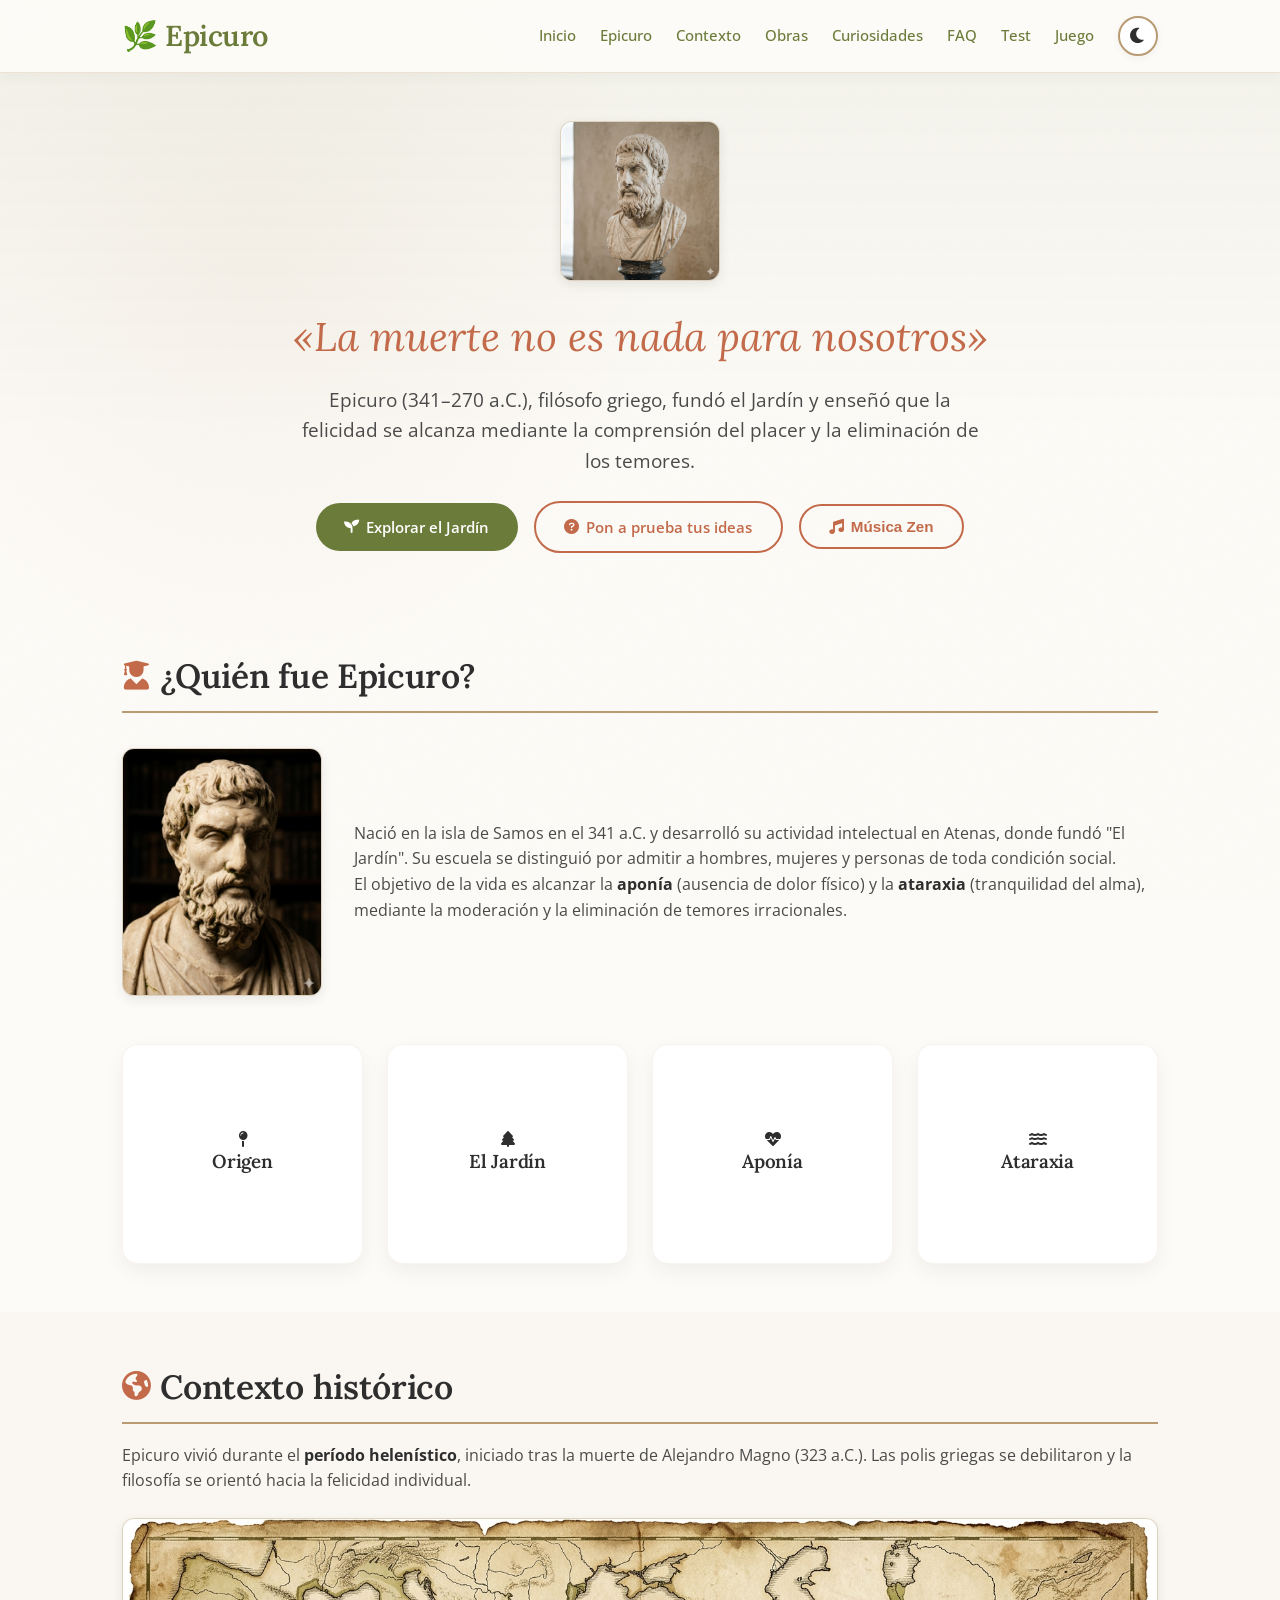
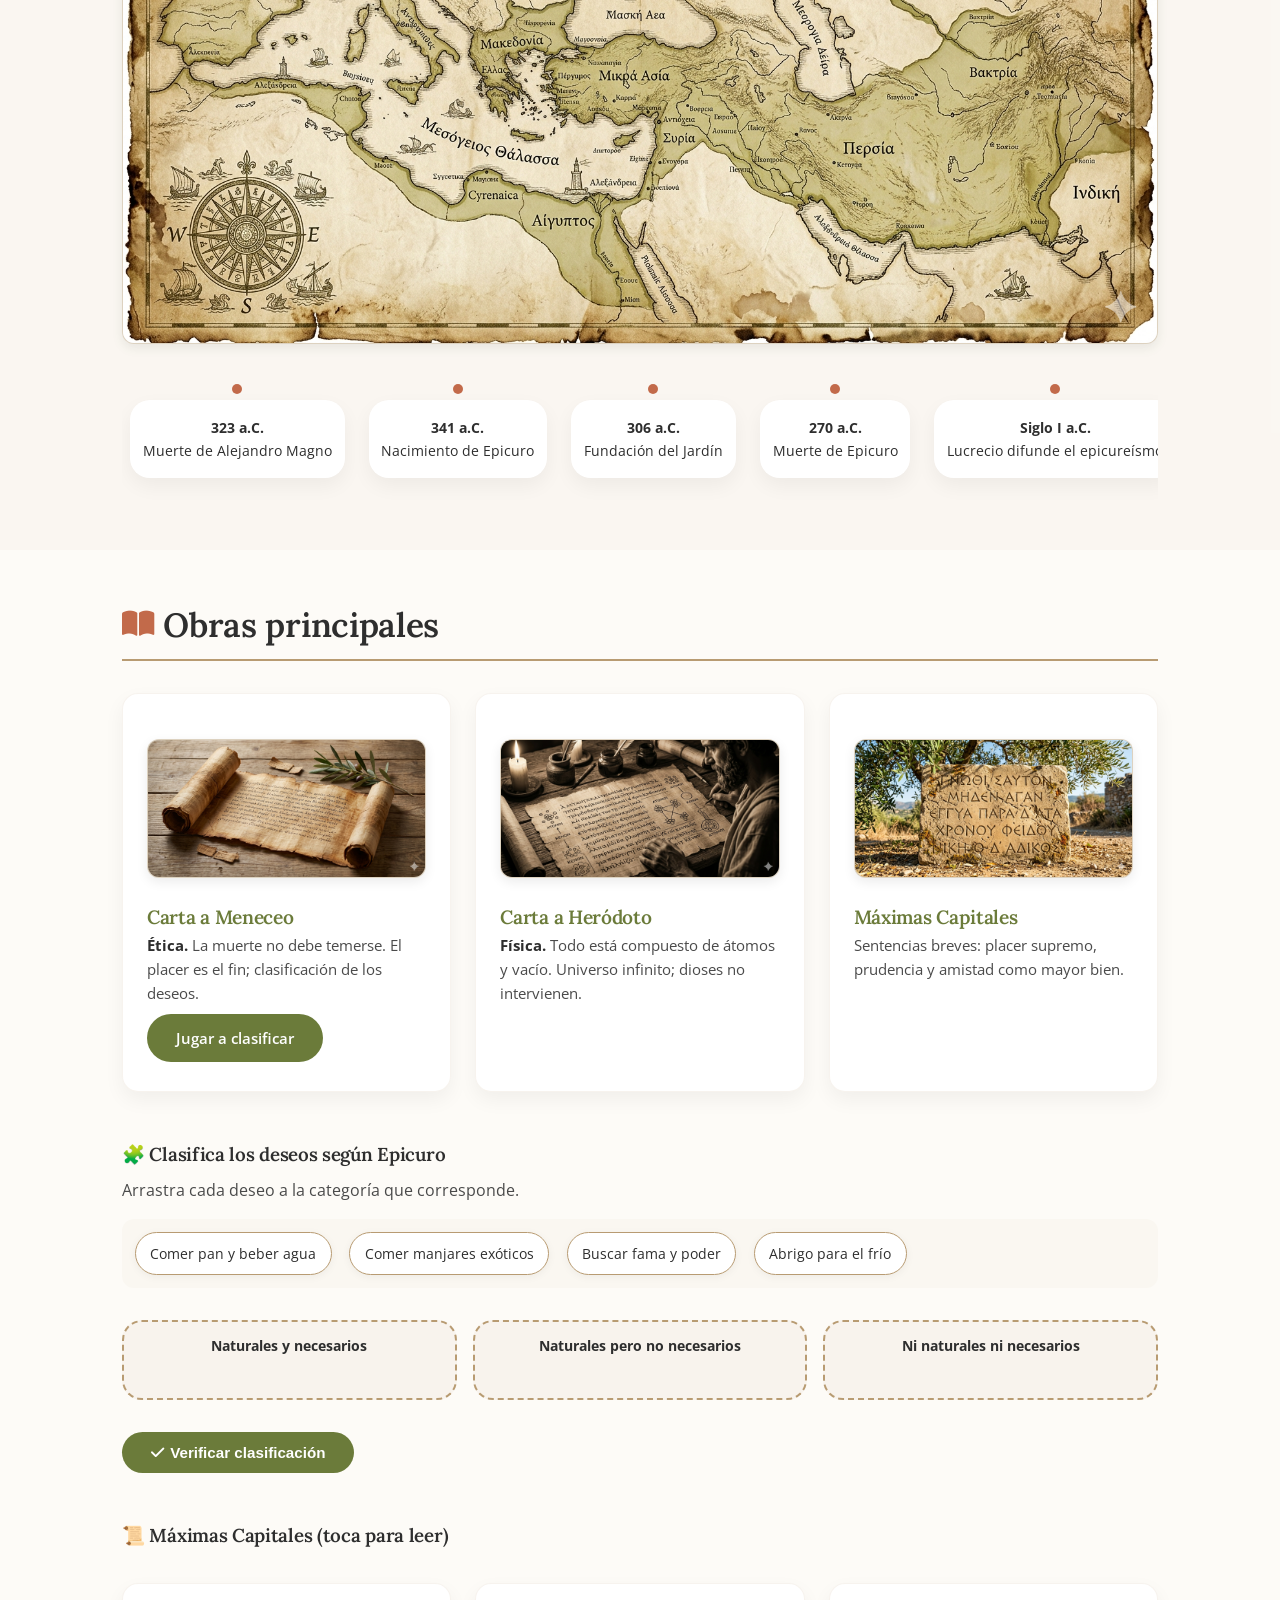
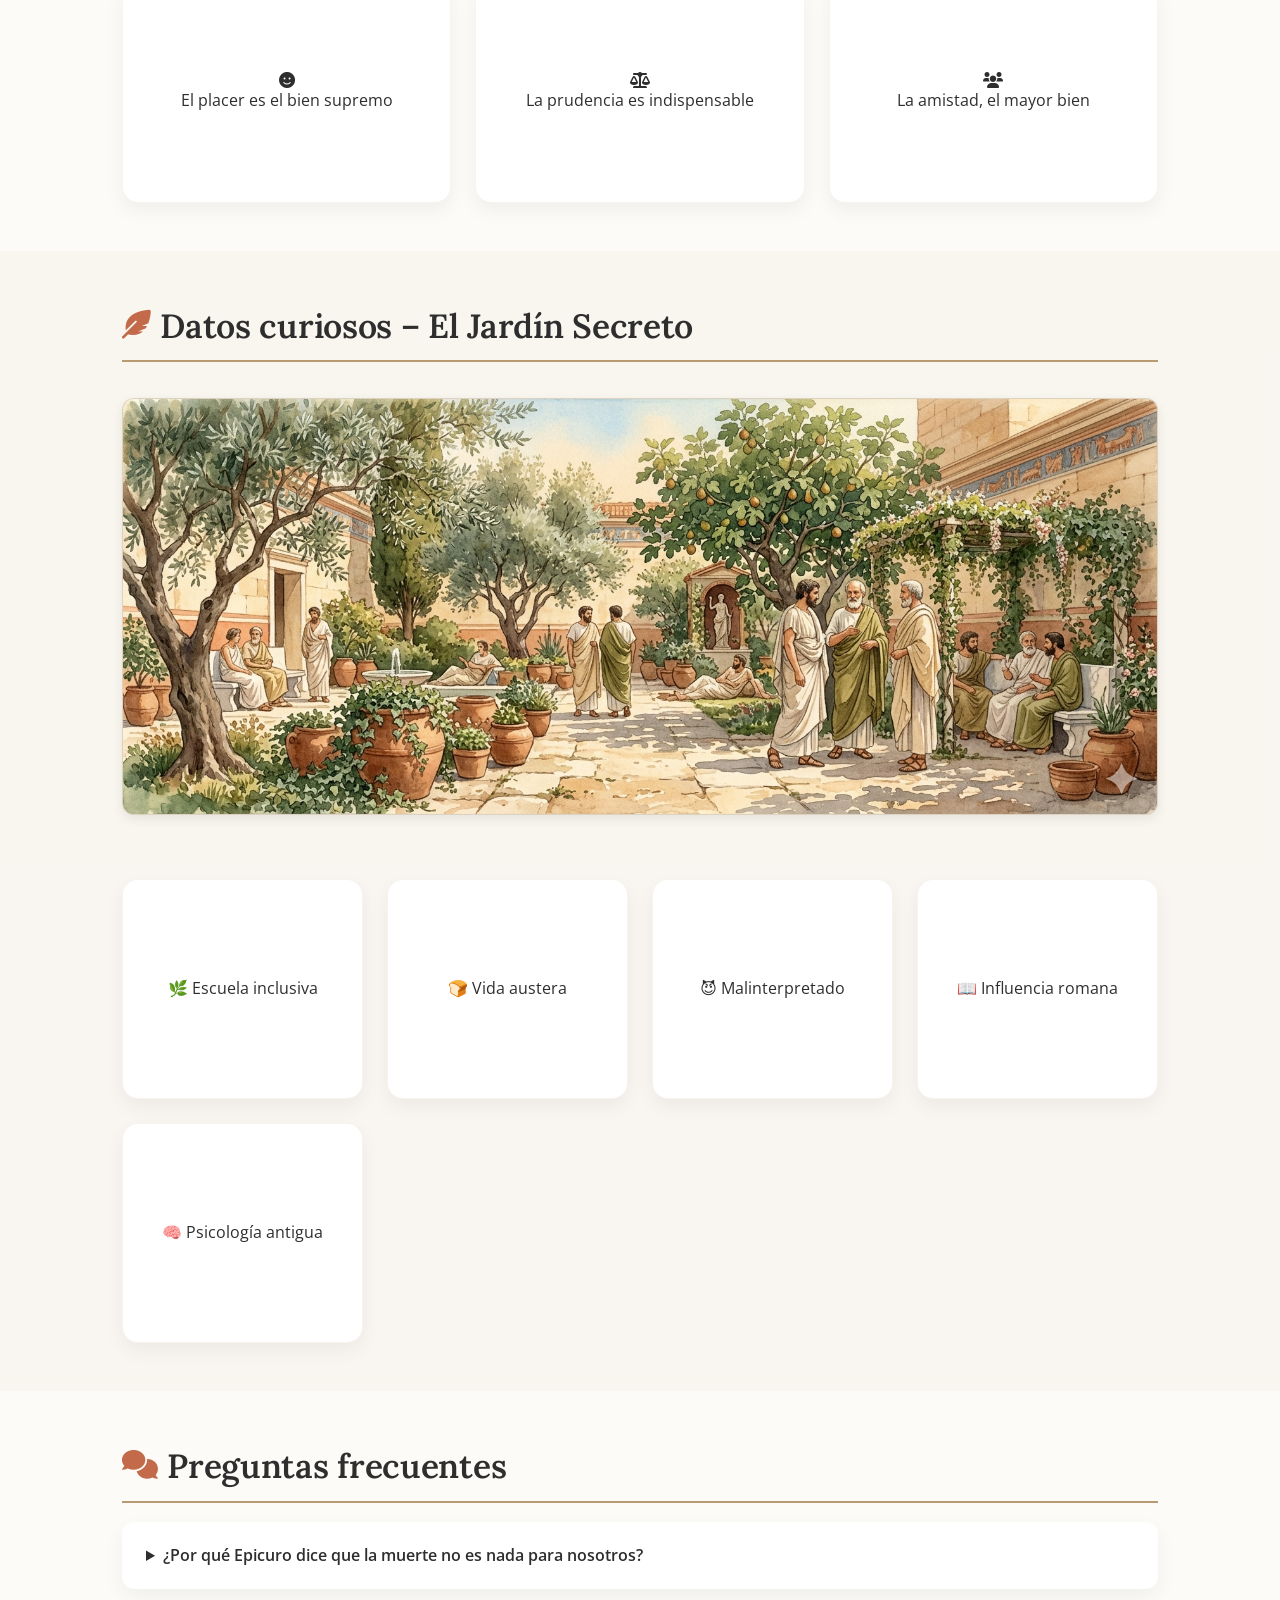
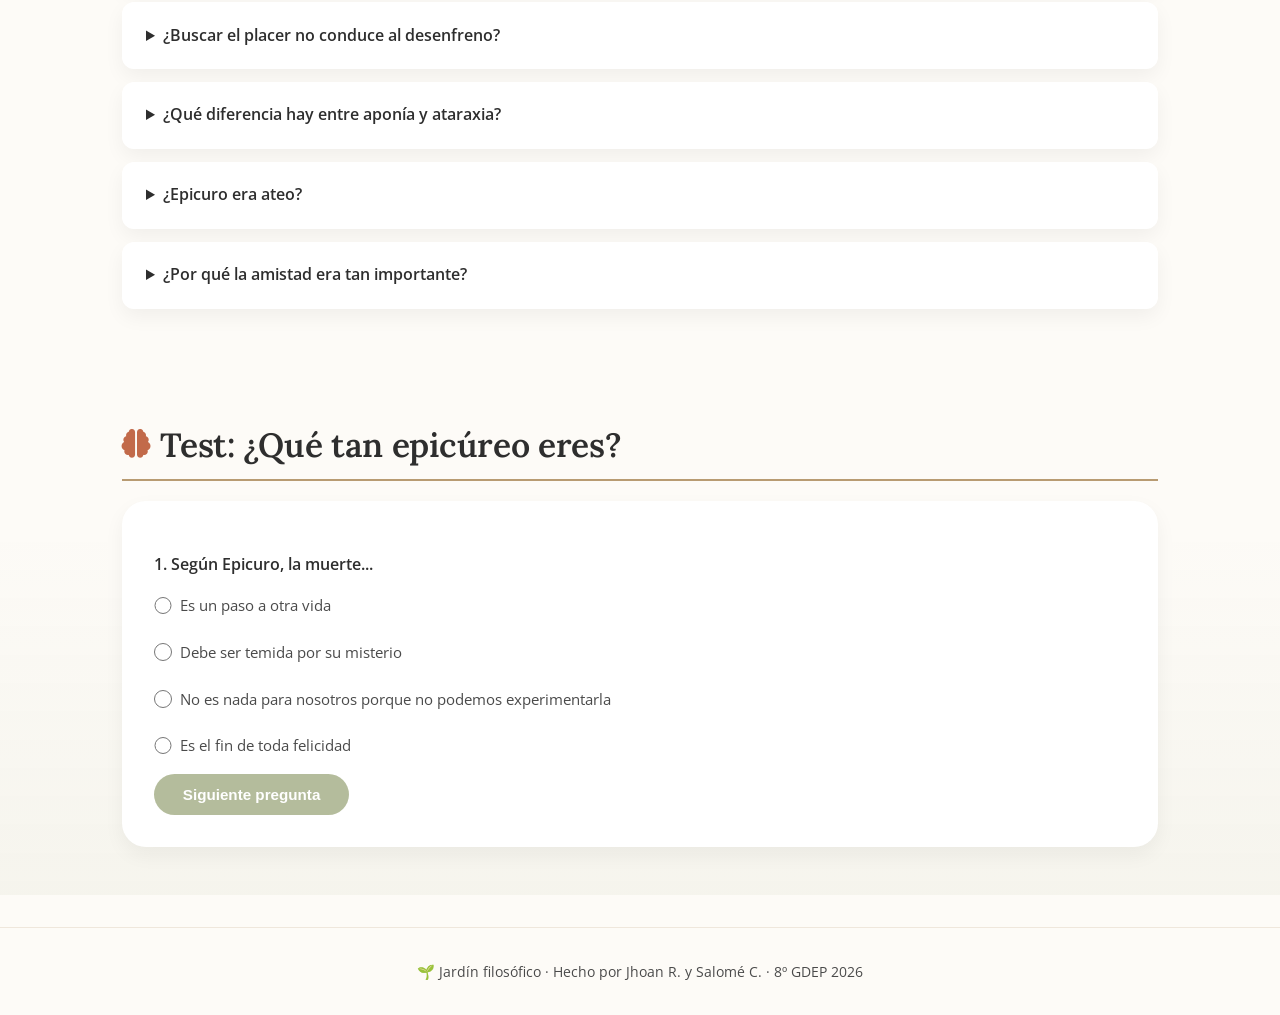
<file: index.html>
<!DOCTYPE html>
<html lang="es" data-theme="light">
<head>
    <meta charset="UTF-8">
    <meta name="viewport" content="width=device-width, initial-scale=1.0, viewport-fit=cover">
    <title>Epicuro · Filosofía para la felicidad</title>
    <link rel="shortcut icon" href="icono-web.ico" />
    <link rel="preconnect" href="https://fonts.googleapis.com">
    <link rel="preconnect" href="https://fonts.gstatic.com" crossorigin>
    <link href="https://fonts.googleapis.com/css2?family=Lora:ital,wght@0,400;0,600;1,400&family=Open+Sans:wght@300;400;600&display=swap" rel="stylesheet">
    <link rel="stylesheet" href="https://cdnjs.cloudflare.com/ajax/libs/font-awesome/6.0.0-beta3/css/all.min.css">
    <link rel="stylesheet" href="styles.css">
</head>
<body>
    <!-- Audio de fondo (oculto) -->
    <audio id="bgMusic" loop preload="auto">
        <!-- Cambiado a formato MP3 (compatible con navegadores) y enlace funcional -->
        <source src="https://www.soundhelix.com/examples/mp3/SoundHelix-Song-1.mp3" type="audio/mpeg">
        Tu navegador no soporta audio.
    </audio>

    <div class="overlay" id="overlay"></div>

    <nav class="navbar">
        <div class="nav-container">
            <div class="logo">🌿 Epicuro</div>
            <div class="nav-right-group">
                <ul class="nav-links" id="navLinks">
                    <li><a href="#inicio">Inicio</a></li>
                    <li><a href="#epicuro">Epicuro</a></li>
                    <li><a href="#contexto">Contexto</a></li>
                    <li><a href="#obras">Obras</a></li>
                    <li><a href="#curiosidades">Curiosidades</a></li>
                    <li><a href="#faq">FAQ</a></li>
                    <li><a href="#test">Test</a></li>
                    <li><a href="https://colegio.sitiosweb.com.co/ruleta-epicuro/">Juego</a></li>
                    <li class="theme-toggle-li">
                        <button class="theme-toggle" id="themeToggle" aria-label="Cambiar modo oscuro / claro" title="Alternar modo oscuro">
                            <i class="fas fa-moon" id="themeIcon"></i>
                        </button>
                    </li>
                </ul>
                <button class="theme-toggle" id="themeToggleMobile" aria-label="Cambiar modo oscuro / claro" title="Alternar modo oscuro" style="display:none;">
                    <i class="fas fa-moon" id="themeIconMobile"></i>
                </button>
                <button class="menu-toggle" id="menuToggle" aria-label="Abrir menú" title="Menú">
                    <i class="fas fa-bars" id="menuIcon"></i>
                </button>
            </div>
        </div>
    </nav>

    <main>
        <section id="inicio" class="hero">
            <div class="container">
                <img src="img/busto-hero.png" alt="Busto de Epicuro" class="img-placeholder img-hero" width="240" height="240">
                <blockquote>«La muerte no es nada para nosotros»</blockquote>
                <p>Epicuro (341–270 a.C.), filósofo griego, fundó el Jardín y enseñó que la felicidad se alcanza mediante la comprensión del placer y la eliminación de los temores.</p>
                <div class="hero-buttons">
                    <a href="#curiosidades" class="btn"><i class="fas fa-seedling"></i> Explorar el Jardín</a>
                    <a href="#test" class="btn btn-outline"><i class="fas fa-question-circle"></i> Pon a prueba tus ideas</a>
                    <button id="musicToggle" class="btn btn-outline"><i class="fas fa-music"></i> <span>Música Zen</span></button>
                </div>
            </div>
        </section>

        <section id="epicuro">
            <div class="container">
                <h2><i class="fas fa-user-graduate"></i> ¿Quién fue Epicuro?</h2>
                <div class="bio-flex">
                    <img src="img/busto-bio.png" alt="Representación de Epicuro" class="img-placeholder img-placeholder-sm" width="250" height="300">
                    <div>
                        <p>Nació en la isla de Samos en el 341 a.C. y desarrolló su actividad intelectual en Atenas, donde fundó "El Jardín". Su escuela se distinguió por admitir a hombres, mujeres y personas de toda condición social.</p>
                        <p>El objetivo de la vida es alcanzar la <strong>aponía</strong> (ausencia de dolor físico) y la <strong>ataraxia</strong> (tranquilidad del alma), mediante la moderación y la eliminación de temores irracionales.</p>
                    </div>
                </div>

                <div class="card-grid" style="margin-top:2rem;">
                    <div class="flip-card" onclick="this.classList.toggle('flipped')">
                        <div class="flip-card-inner">
                            <div class="flip-card-front"><i class="fas fa-map-pin"></i><h3>Origen</h3></div>
                            <div class="flip-card-back"><p>Nació en Samos (341 a.C.) y filosofó en Atenas.</p></div>
                        </div>
                    </div>
                    <div class="flip-card" onclick="this.classList.toggle('flipped')">
                        <div class="flip-card-inner">
                            <div class="flip-card-front"><i class="fas fa-tree"></i><h3>El Jardín</h3></div>
                            <div class="flip-card-back"><p>Escuela inclusiva, abierta a todos sin distinción.</p></div>
                        </div>
                    </div>
                    <div class="flip-card" onclick="this.classList.toggle('flipped')">
                        <div class="flip-card-inner">
                            <div class="flip-card-front"><i class="fas fa-heartbeat"></i><h3>Aponía</h3></div>
                            <div class="flip-card-back"><p>Ausencia de dolor físico.</p></div>
                        </div>
                    </div>
                    <div class="flip-card" onclick="this.classList.toggle('flipped')">
                        <div class="flip-card-inner">
                            <div class="flip-card-front"><i class="fas fa-water"></i><h3>Ataraxia</h3></div>
                            <div class="flip-card-back"><p>Tranquilidad del alma, libre de miedos.</p></div>
                        </div>
                    </div>
                </div>
            </div>
        </section>

        <section id="contexto" style="background:var(--color-contexto-bg);">
            <div class="container">
                <h2><i class="fas fa-globe-americas"></i> Contexto histórico</h2>
                <p>Epicuro vivió durante el <strong>período helenístico</strong>, iniciado tras la muerte de Alejandro Magno (323 a.C.). Las polis griegas se debilitaron y la filosofía se orientó hacia la felicidad individual.</p>
                <img src="img/mapa.png" alt="Mapa del mundo helenístico" class="img-placeholder" style="max-width:100%; margin:1.5rem 0;">
                <div class="timeline">
                    <div class="timeline-item"><strong>323 a.C.</strong><br>Muerte de Alejandro Magno</div>
                    <div class="timeline-item"><strong>341 a.C.</strong><br>Nacimiento de Epicuro</div>
                    <div class="timeline-item"><strong>306 a.C.</strong><br>Fundación del Jardín</div>
                    <div class="timeline-item"><strong>270 a.C.</strong><br>Muerte de Epicuro</div>
                    <div class="timeline-item"><strong>Siglo I a.C.</strong><br>Lucrecio difunde el epicureísmo</div>
                </div>
            </div>
        </section>

        <section id="obras">
            <div class="container">
                <h2><i class="fas fa-book-open"></i> Obras principales</h2>
                <div class="card-grid">
                    <div class="card">
                        <img src="img/carta-meneceo.png" alt="Pergamino Carta a Meneceo" class="img-placeholder">
                        <h3><a href="https://archive.org/details/Carta_a_Meneceu" target="_blank" rel="noopener">Carta a Meneceo</a></h3>
                        <p><strong>Ética.</strong> La muerte no debe temerse. El placer es el fin; clasificación de los deseos.</p>
                        <a href="#juego-deseos" class="btn" style="margin-top:0.5rem;">Jugar a clasificar</a>
                    </div>
                    <div class="card">
                        <img src="img/carta-herodoto.png" alt="Pergamino Carta a Heródoto" class="img-placeholder">
                        <h3><a href="https://github.com/YacaloX/Epicuro-de-Samos/blob/main/pdf/carta-a-herodoto.pdf" target="_blank" rel="noopener">Carta a Heródoto</a></h3>
                        <p><strong>Física.</strong> Todo está compuesto de átomos y vacío. Universo infinito; dioses no intervienen.</p>
                    </div>
                    <div class="card">
                        <img src="img/tabla-piedra.png" alt="Tabla con máximas" class="img-placeholder">
                        <h3><a href="https://www.eventos.cch.unam.mx/olimpiada/files/Maximas.pdf" target="_blank" rel="noopener">Máximas Capitales</a></h3>
                        <p>Sentencias breves: placer supremo, prudencia y amistad como mayor bien.</p>
                    </div>
                </div>

                <div id="juego-deseos" style="margin-top:3rem;">
                    <h3 style="font-family:var(--fuente-titulos); margin-bottom:0.5rem; color: var(--texto);">🧩 Clasifica los deseos según Epicuro</h3>
                    <p>Arrastra cada deseo a la categoría que corresponde.</p>
                    <div id="items-container">
                        <div class="draggable" draggable="true" id="item1" data-correct="natural-necesario">Comer pan y beber agua</div>
                        <div class="draggable" draggable="true" id="item2" data-correct="natural-no-necesario">Comer manjares exóticos</div>
                        <div class="draggable" draggable="true" id="item3" data-correct="no-natural">Buscar fama y poder</div>
                        <div class="draggable" draggable="true" id="item4" data-correct="natural-no-necesario">Abrigo para el frío</div>
                    </div>
                    <div class="drag-container">
                        <div class="drop-zone" data-accept="natural-necesario"><h4>Naturales y necesarios</h4></div>
                        <div class="drop-zone" data-accept="natural-no-necesario"><h4>Naturales pero no necesarios</h4></div>
                        <div class="drop-zone" data-accept="no-natural"><h4>Ni naturales ni necesarios</h4></div>
                    </div>
                    <button id="verificar-deseos" class="btn"><i class="fas fa-check"></i> Verificar clasificación</button>
                    <p id="feedback-deseos" style="margin-top:0.8rem; font-weight:600;"></p>
                </div>

                <h3 style="margin-top:3rem; color: var(--texto);">📜 Máximas Capitales (toca para leer)</h3>
                <div class="card-grid" style="grid-template-columns: repeat(auto-fit, minmax(200px,1fr));">
                    <div class="flip-card" onclick="this.classList.toggle('flipped')">
                        <div class="flip-card-inner">
                            <div class="flip-card-front"><i class="fas fa-smile"></i> El placer es el bien supremo</div>
                            <div class="flip-card-back">La vida feliz requiere moderación; el placer verdadero es ausencia de dolor.</div>
                        </div>
                    </div>
                    <div class="flip-card" onclick="this.classList.toggle('flipped')">
                        <div class="flip-card-inner">
                            <div class="flip-card-front"><i class="fas fa-balance-scale"></i> La prudencia es indispensable</div>
                            <div class="flip-card-back">Elegir bien los placeres evita sufrimientos futuros.</div>
                        </div>
                    </div>
                    <div class="flip-card" onclick="this.classList.toggle('flipped')">
                        <div class="flip-card-inner">
                            <div class="flip-card-front"><i class="fas fa-users"></i> La amistad, el mayor bien</div>
                            <div class="flip-card-back">Proporciona seguridad, apoyo y bienestar emocional.</div>
                        </div>
                    </div>
                </div>
            </div>
        </section>

        <section id="curiosidades" style="background:var(--color-curiosidades-bg);">
            <div class="container">
                <h2><i class="fas fa-feather-alt"></i> Datos curiosos – El Jardín Secreto</h2>
                <img src="img/jardin.png" alt="Ilustración del Jardín de Epicuro" class="img-placeholder" style="max-width:100%; margin-bottom:1.5rem;">
                <div class="card-grid">
                    <div class="flip-card" onclick="this.classList.toggle('flipped')">
                        <div class="flip-card-inner">
                            <div class="flip-card-front">🌿 Escuela inclusiva</div>
                            <div class="flip-card-back">Mujeres, esclavos y personas de toda condición eran bienvenidos en El Jardín.</div>
                        </div>
                    </div>
                    <div class="flip-card" onclick="this.classList.toggle('flipped')">
                        <div class="flip-card-inner">
                            <div class="flip-card-front">🍞 Vida austera</div>
                            <div class="flip-card-back">Epicuro comía principalmente pan, agua y aceitunas; su placer no era el lujo.</div>
                        </div>
                    </div>
                    <div class="flip-card" onclick="this.classList.toggle('flipped')">
                        <div class="flip-card-inner">
                            <div class="flip-card-front">😈 Malinterpretado</div>
                            <div class="flip-card-back">Se le acusó de hedonismo extremo, pero defendía la moderación.</div>
                        </div>
                    </div>
                    <div class="flip-card" onclick="this.classList.toggle('flipped')">
                        <div class="flip-card-inner">
                            <div class="flip-card-front">📖 Influencia romana</div>
                            <div class="flip-card-back">El poeta Lucrecio llevó el epicureísmo a Roma con <em>De rerum natura</em>.</div>
                        </div>
                    </div>
                    <div class="flip-card" onclick="this.classList.toggle('flipped')">
                        <div class="flip-card-inner">
                            <div class="flip-card-front">🧠 Psicología antigua</div>
                            <div class="flip-card-back">Su enfoque en eliminar miedos anticipa el bienestar emocional moderno.</div>
                        </div>
                    </div>
                </div>
            </div>
        </section>

        <section id="faq">
            <div class="container">
                <h2><i class="fas fa-comments"></i> Preguntas frecuentes</h2>
                <div class="faq">
                    <details><summary>¿Por qué Epicuro dice que la muerte no es nada para nosotros?</summary><p>Porque mientras vivimos, la muerte no está presente; cuando ocurre, dejamos de existir y no hay sensación alguna.</p></details>
                    <details><summary>¿Buscar el placer no conduce al desenfreno?</summary><p>No en el epicureísmo: el placer supremo es la ausencia de dolor (aponía) y la serenidad del alma (ataraxia).</p></details>
                    <details><summary>¿Qué diferencia hay entre aponía y ataraxia?</summary><p>Aponía: ausencia de dolor físico. Ataraxia: tranquilidad mental.</p></details>
                    <details><summary>¿Epicuro era ateo?</summary><p>No. Creía que los dioses existen, pero no intervienen en asuntos humanos.</p></details>
                    <details><summary>¿Por qué la amistad era tan importante?</summary><p>Brinda seguridad y apoyo; Epicuro la consideraba el mayor bien que la sabiduría ofrece.</p></details>
                </div>
            </div>
        </section>

        <section id="test" style="background: var(--color-test-bg);">
            <div class="container">
                <h2><i class="fas fa-brain"></i> Test: ¿Qué tan epicúreo eres?</h2>
                <div class="quiz-box" id="quiz">
                    <div id="pregunta-container"></div>
                    <button id="siguiente-btn" class="btn" style="display:none;" disabled>Siguiente pregunta</button>
                    <div id="resultado-final" class="resultado" style="display:none;"></div>
                </div>
            </div>
        </section>
    </main>

    <div id="yt-player"></div>
    
    <footer>
        <p>🌱 Jardín filosófico · Hecho por Jhoan R. y Salomé C. · 8º GDEP 2026</p>
    </footer>

    <script src="script.js"></script>
</body>
</html>
</file>
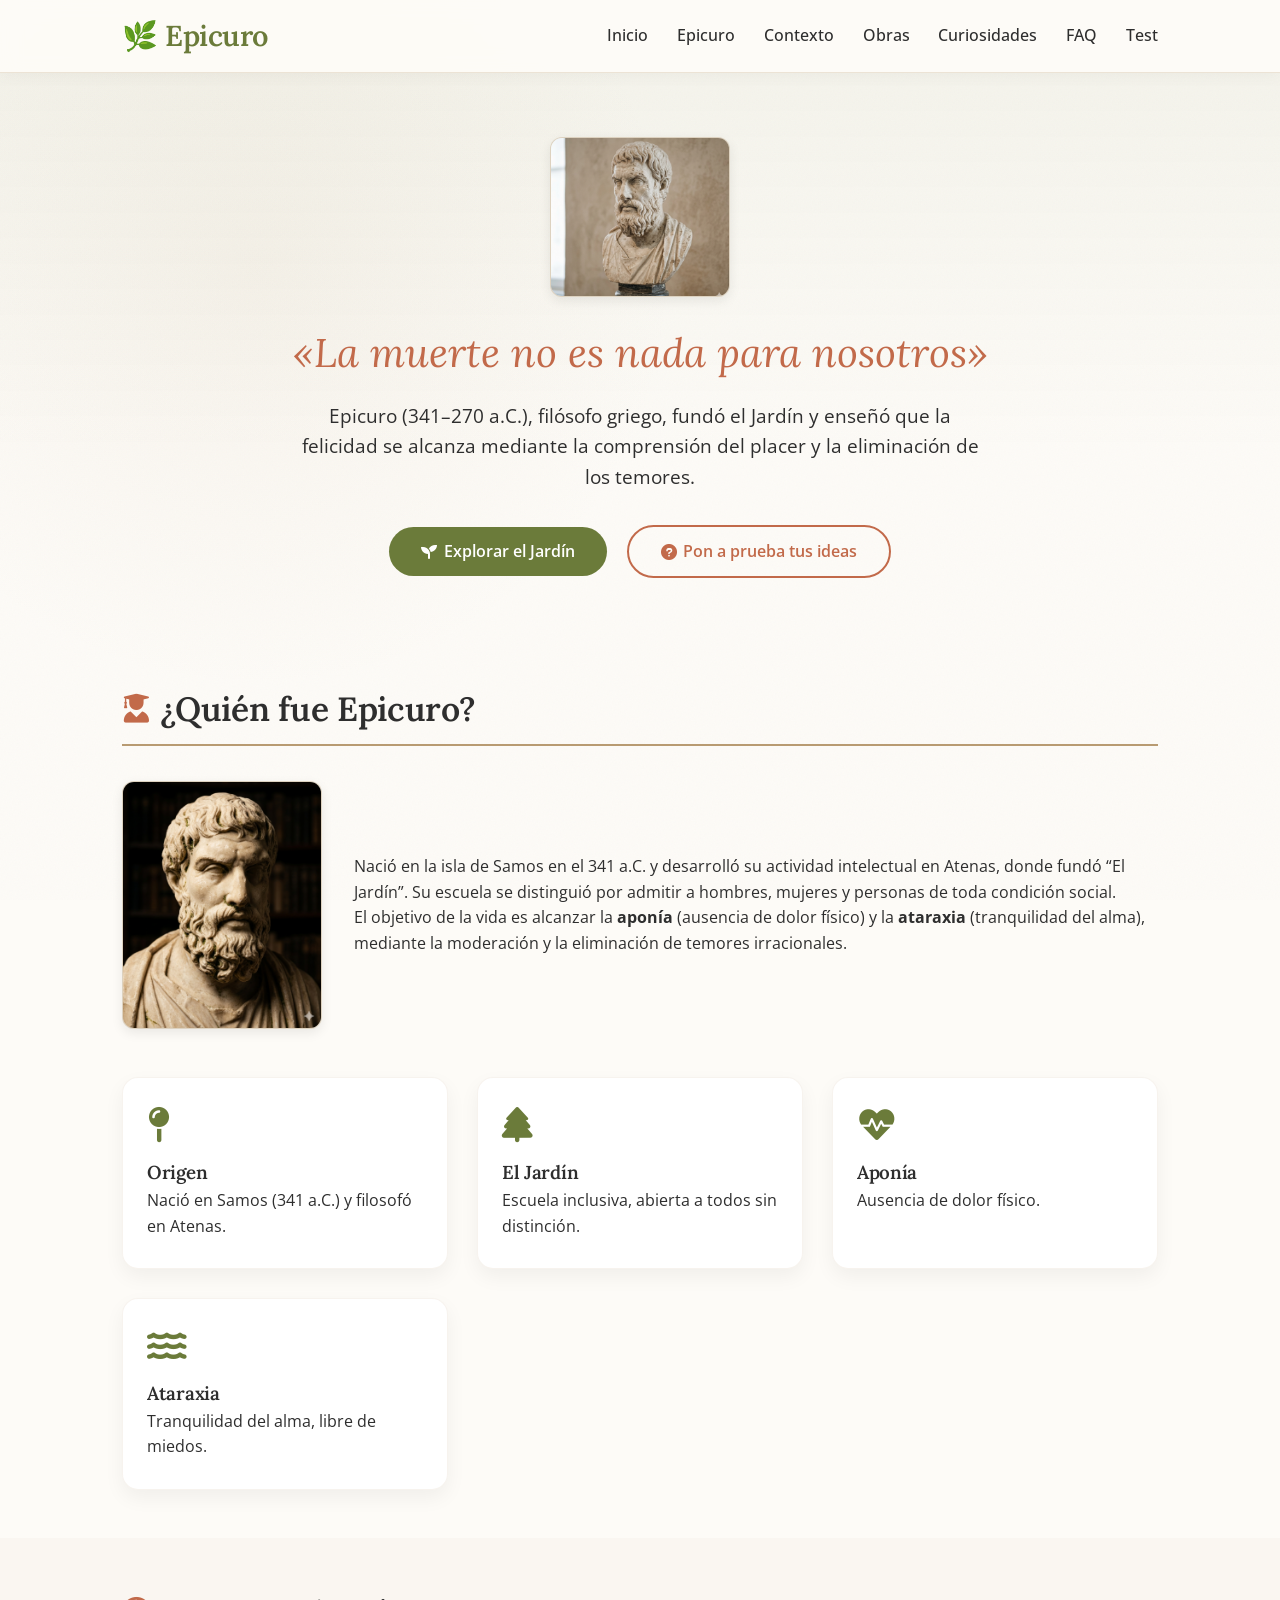
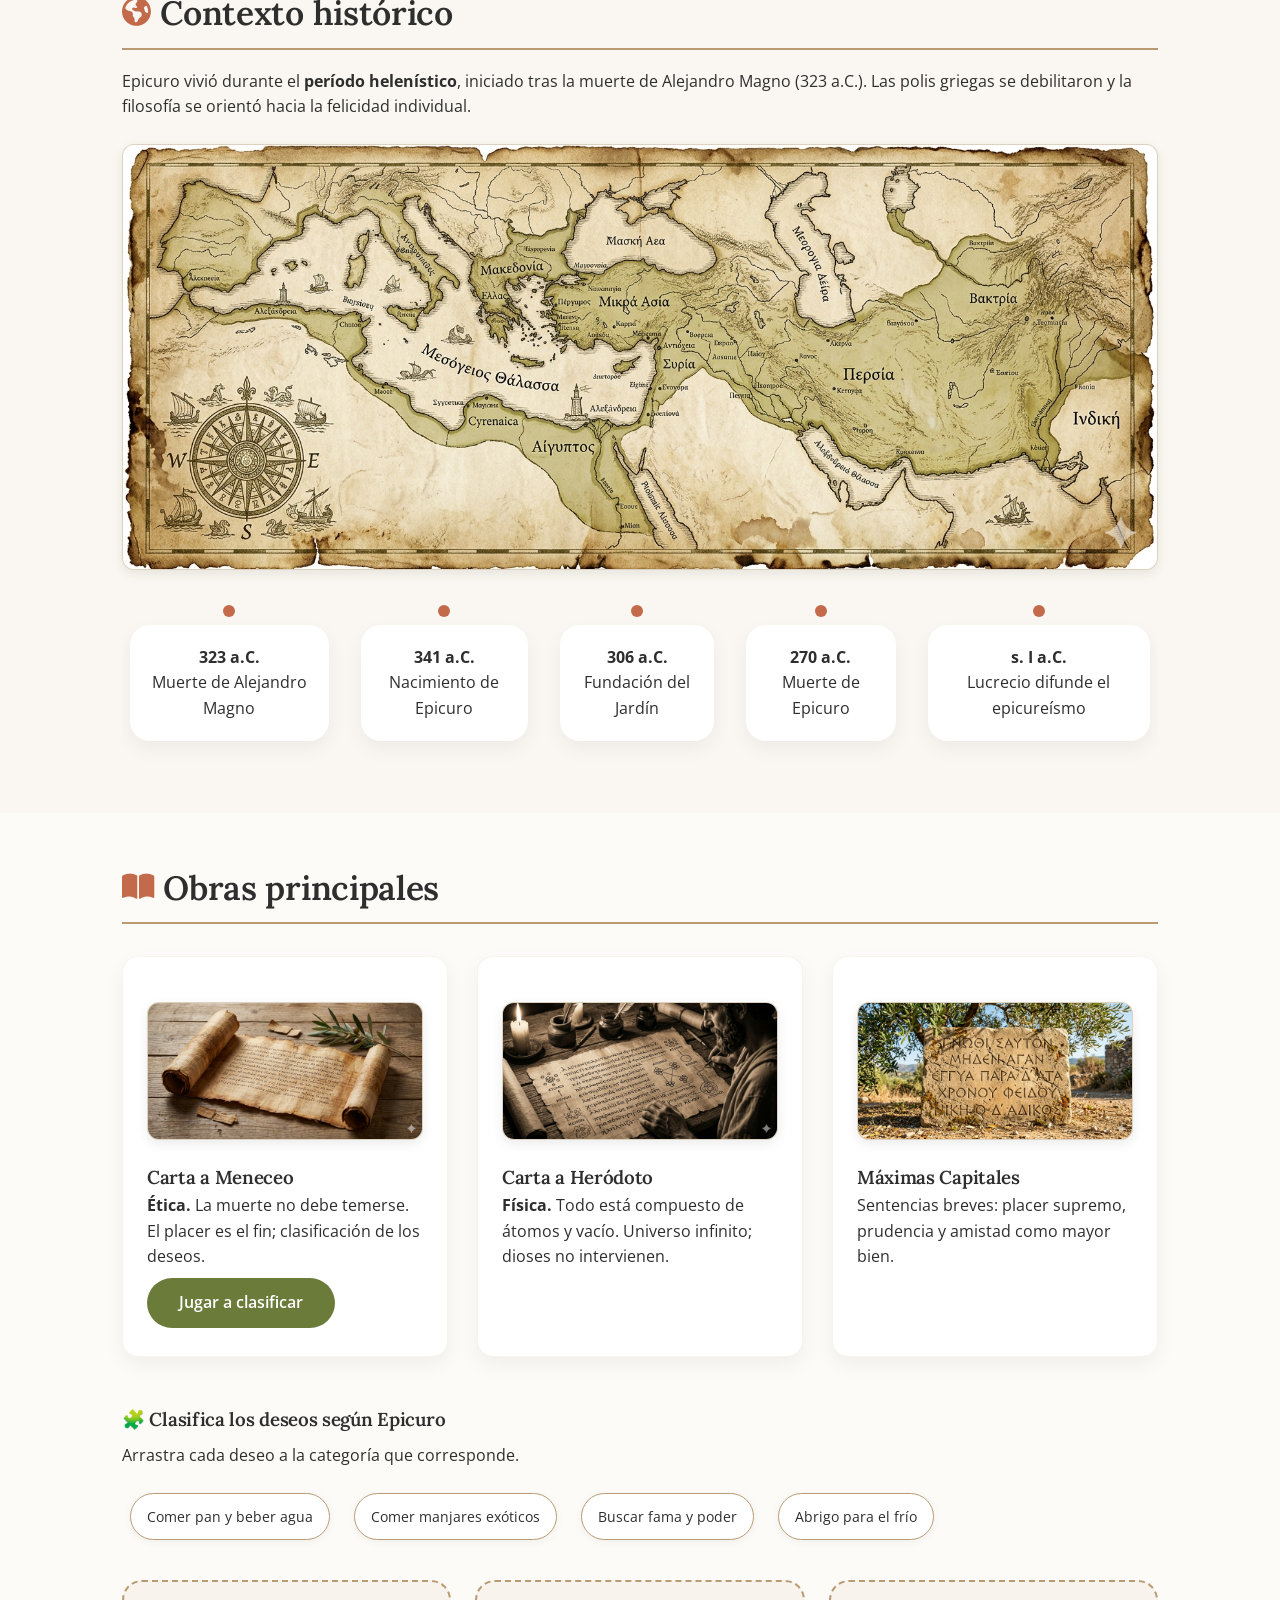
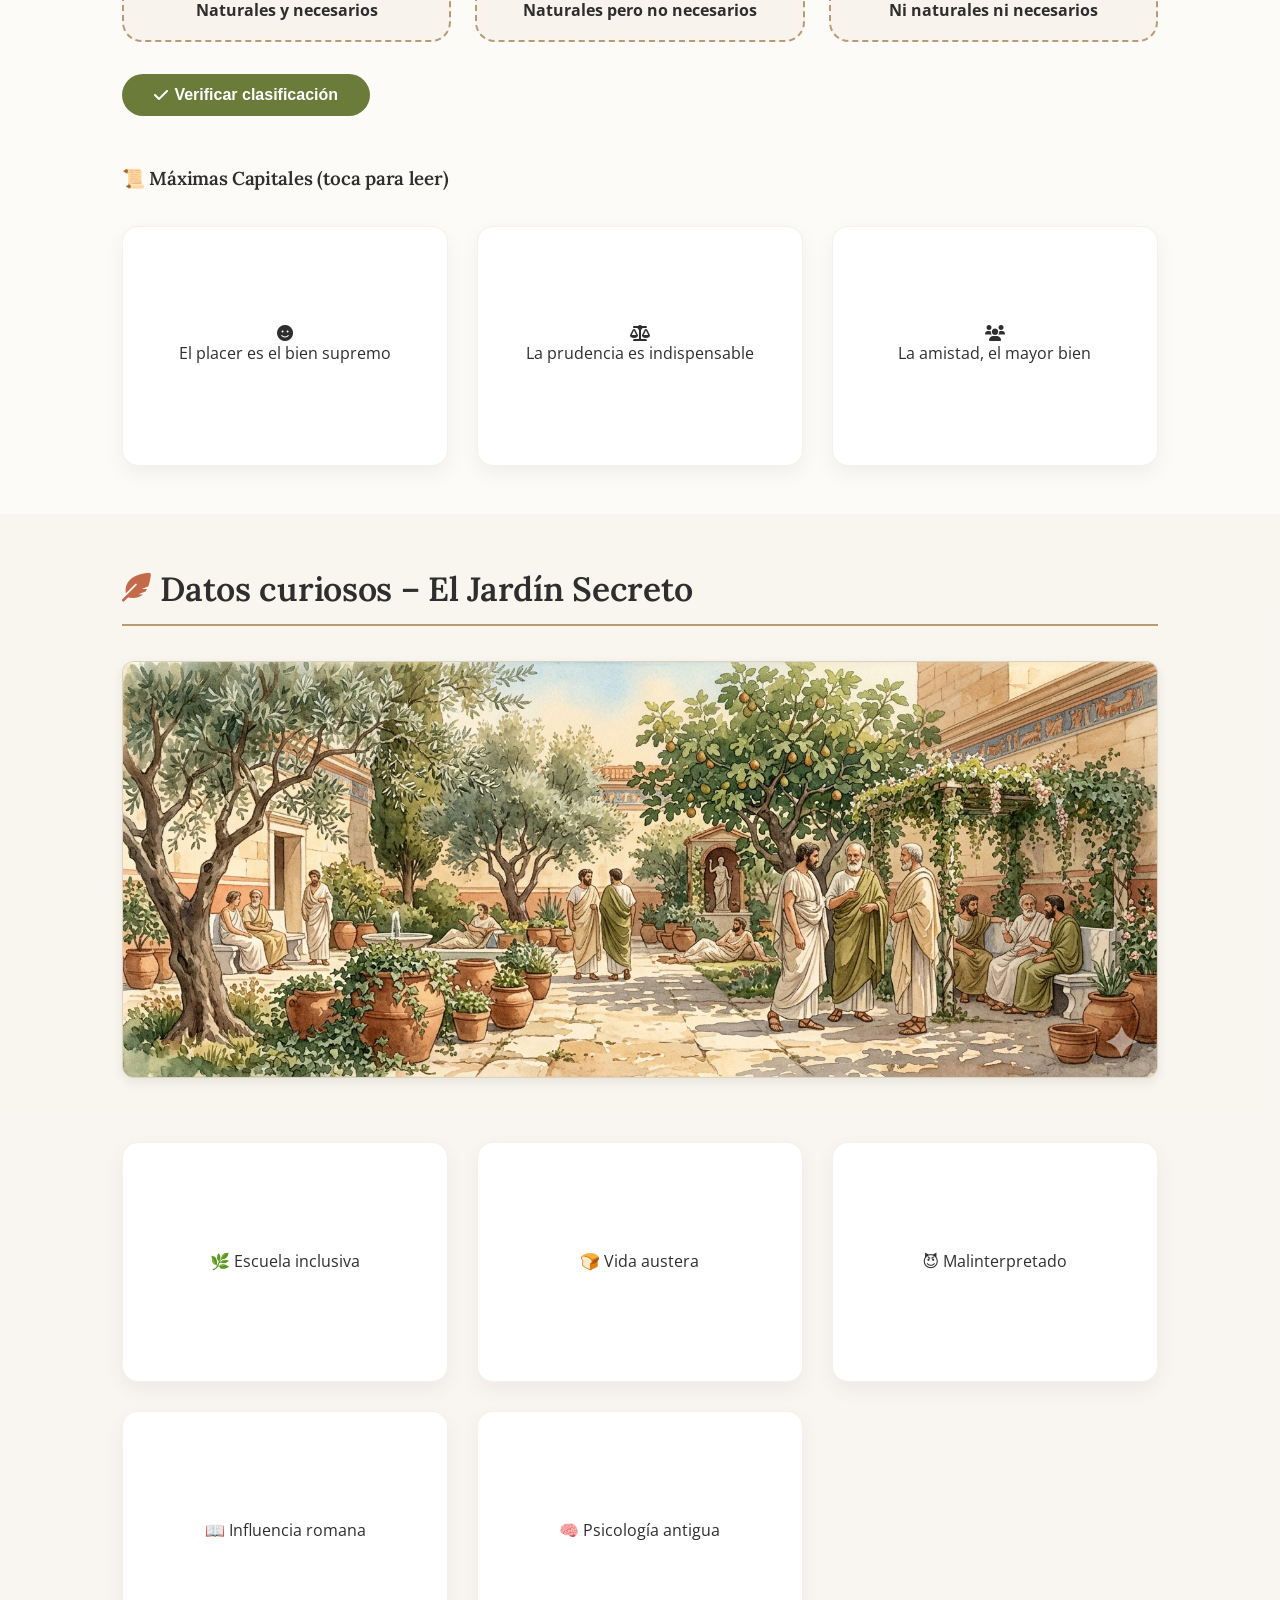
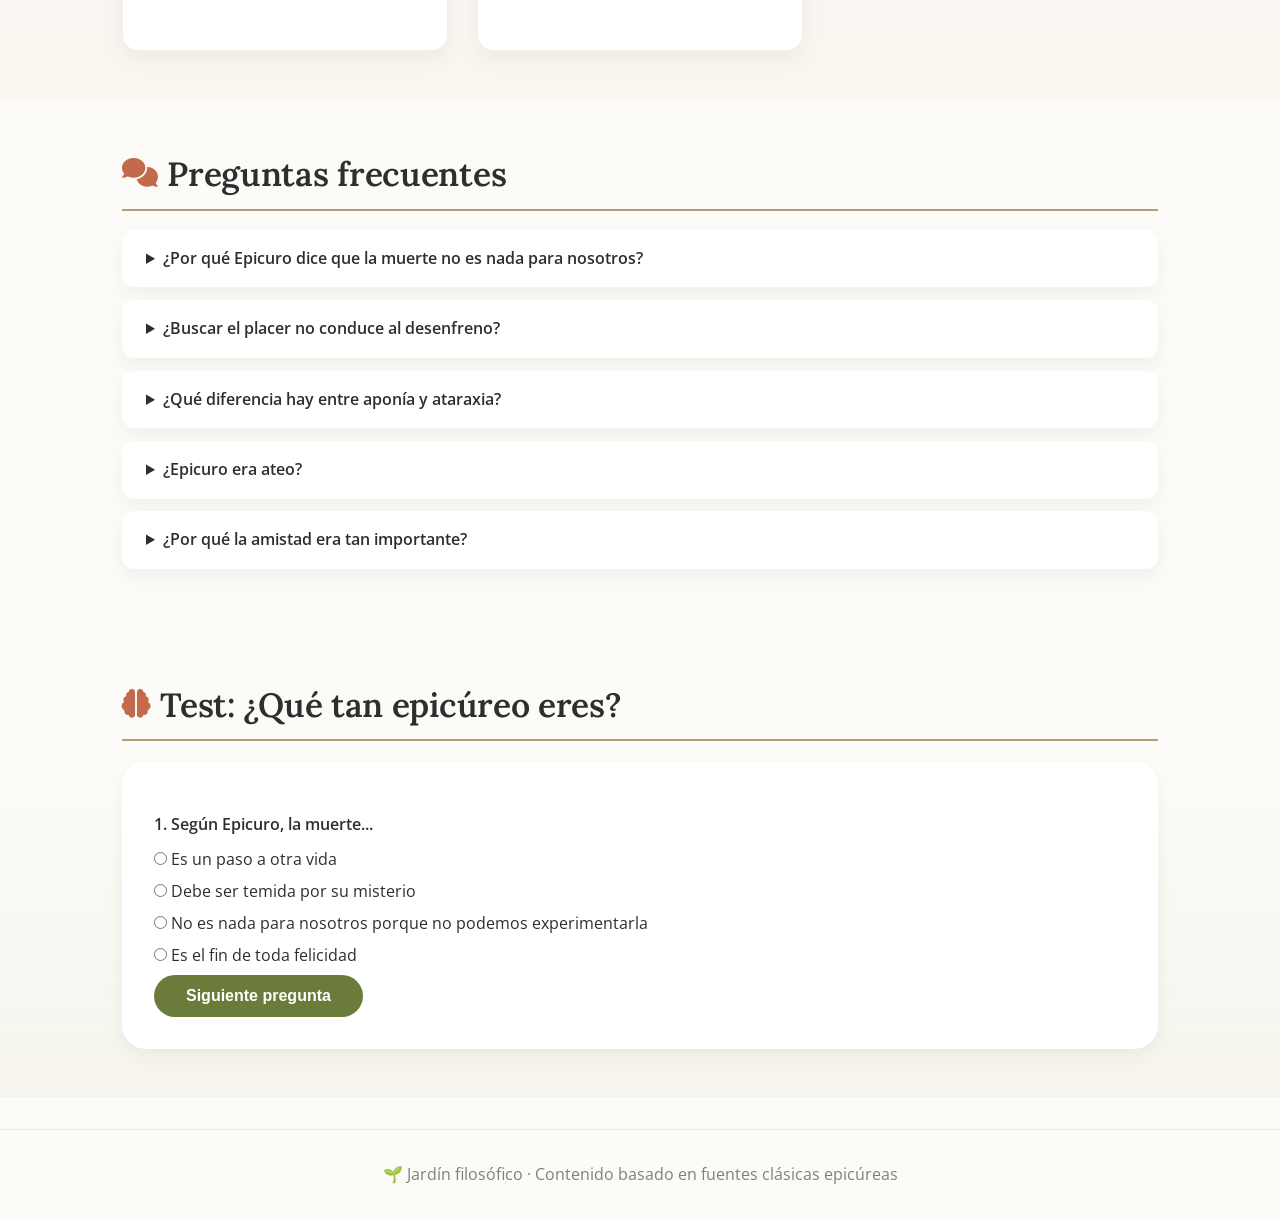
<file: main.html>
<!DOCTYPE html>
<!-- Hecho UNICAMENTE por Jhoan Rojas -->
<html lang="es">
<head>
  <meta charset="UTF-8">
  <meta name="viewport" content="width=device-width, initial-scale=1.0, viewport-fit=cover">
  <title>Epicuro · Filosofía para la felicidad</title>
  <!-- Google Fonts -->
  <link rel="preconnect" href="https://fonts.googleapis.com">
  <link rel="preconnect" href="https://fonts.gstatic.com" crossorigin>
  <link href="https://fonts.googleapis.com/css2?family=Lora:ital,wght@0,400;0,600;1,400&family=Open+Sans:wght@300;400;600&display=swap" rel="stylesheet">
  <!-- Font Awesome 6 (free CDN) -->
  <link rel="stylesheet" href="https://cdnjs.cloudflare.com/ajax/libs/font-awesome/6.0.0-beta3/css/all.min.css">
  <style>
    * {
      margin: 0;
      padding: 0;
      box-sizing: border-box;
    }

    :root {
      --fondo: #FDFBF7;
      --texto: #2E2E2E;
      --verde-oliva: #6B7B3A;
      --terracota: #C26A4A;
      --dorado-viejo: #B89B72;
      --beige-claro: #F5F0E8;
      --sombra-suave: 0 8px 20px rgba(0,0,0,0.05);
      --borde-redondo: 16px;
      --fuente-titulos: 'Lora', 'Merriweather', Georgia, serif;
      --fuente-texto: 'Open Sans', 'Lato', system-ui, sans-serif;
      --transicion: all 0.25s ease;
    }

    body {
      background-color: var(--fondo);
      color: var(--texto);
      font-family: var(--fuente-texto);
      line-height: 1.6;
      font-weight: 400;
      background-image: radial-gradient(circle at 20% 30%, rgba(184,155,114,0.08) 0%, transparent 35%);
      background-attachment: fixed;
    }

    body::before {
      content: "";
      position: fixed;
      top: 0;
      left: 0;
      width: 100%;
      height: 100%;
      background-image: url('data:image/svg+xml;utf8,<svg xmlns="http://www.w3.org/2000/svg" width="100" height="100" viewBox="0 0 100 100"><filter id="noise"><feTurbulence type="fractalNoise" baseFrequency="0.65" numOctaves="1" stitchTiles="stitch"/></filter><rect width="100" height="100" filter="url(%23noise)" opacity="0.03"/></svg>');
      pointer-events: none;
      z-index: -1;
    }

    h1, h2, h3 {
      font-family: var(--fuente-titulos);
      font-weight: 600;
      letter-spacing: -0.3px;
      color: #2E2E2E;
    }

    h2 {
      font-size: 2.1rem;
      margin-bottom: 1.2rem;
      display: flex;
      align-items: center;
      gap: 0.6rem;
      border-bottom: 2px solid var(--dorado-viejo);
      padding-bottom: 0.5rem;
    }

    h2 i {
      color: var(--terracota);
      font-size: 1.8rem;
    }

    .container {
      max-width: 1100px;
      margin: 0 auto;
      padding: 0 2rem;
    }

    /* Navegación fija */
    .navbar {
      background-color: rgba(253, 251, 247, 0.92);
      backdrop-filter: blur(10px);
      box-shadow: 0 2px 15px rgba(0,0,0,0.04);
      position: sticky;
      top: 0;
      z-index: 100;
      border-bottom: 1px solid rgba(184,155,114,0.25);
    }

    .nav-container {
      display: flex;
      justify-content: space-between;
      align-items: center;
      max-width: 1100px;
      margin: 0 auto;
      padding: 0.8rem 2rem;
      flex-wrap: wrap;
    }

    .logo {
      font-family: var(--fuente-titulos);
      font-size: 1.8rem;
      font-weight: 600;
      color: var(--verde-oliva);
      letter-spacing: -0.5px;
    }

    .nav-links {
      display: flex;
      gap: 1.8rem;
      list-style: none;
      flex-wrap: wrap;
    }

    .nav-links a {
      text-decoration: none;
      color: var(--texto);
      font-weight: 500;
      font-size: 1rem;
      transition: var(--transicion);
      border-bottom: 2px solid transparent;
      padding-bottom: 3px;
    }

    .nav-links a:hover {
      color: var(--terracota);
      border-bottom-color: var(--terracota);
    }

    /* Secciones generales */
    section {
      padding: 3rem 0;
      scroll-margin-top: 5rem;
    }

    .hero {
      text-align: center;
      padding: 4rem 1rem 2.5rem;
      background: linear-gradient(180deg, rgba(107,123,58,0.06) 0%, transparent 70%);
      border-radius: 0 0 60px 60px;
      margin-bottom: 1rem;
    }

    .hero blockquote {
      font-family: var(--fuente-titulos);
      font-size: 2.5rem;
      font-style: italic;
      color: var(--terracota);
      margin: 0.5rem 0 1rem;
      opacity: 0;
      transform: translateY(20px);
      animation: fadeInUp 0.8s ease forwards;
    }

    @keyframes fadeInUp {
      to { opacity: 1; transform: translateY(0); }
    }

    .hero p {
      font-size: 1.2rem;
      max-width: 700px;
      margin: 0 auto 2rem;
    }

    .btn {
      background: var(--verde-oliva);
      color: white;
      border: none;
      padding: 0.75rem 2rem;
      border-radius: 30px;
      font-weight: 600;
      font-size: 1rem;
      cursor: pointer;
      transition: 0.2s;
      display: inline-flex;
      align-items: center;
      gap: 0.4rem;
      text-decoration: none;
    }

    .btn-outline {
      background: transparent;
      border: 2px solid var(--terracota);
      color: var(--terracota);
      margin-left: 1rem;
    }

    .btn:hover {
      background: var(--terracota);
    }
    .btn-outline:hover {
      background: var(--terracota);
      color: white;
      border-color: var(--terracota);
    }

    /* Tarjetas */
    .card-grid {
      display: grid;
      grid-template-columns: repeat(auto-fit, minmax(240px, 1fr));
      gap: 1.8rem;
      margin-top: 2rem;
    }

    .card {
      background: white;
      border-radius: var(--borde-redondo);
      padding: 1.8rem 1.5rem;
      box-shadow: var(--sombra-suave);
      transition: transform 0.3s, box-shadow 0.3s;
      border: 1px solid rgba(184,155,114,0.12);
    }

    .card:hover {
      transform: translateY(-5px);
      box-shadow: 0 15px 30px rgba(0,0,0,0.08);
    }

    .card i {
      font-size: 2.2rem;
      color: var(--verde-oliva);
      margin-bottom: 1rem;
    }

    /* Imágenes placeholder */
    .img-placeholder {
      width: 100%;
      border-radius: 12px;
      margin: 1rem 0;
      box-shadow: 0 4px 12px rgba(0,0,0,0.08);
      object-fit: cover;
      background-color: #e9e4db;
      border: 1px solid rgba(184,155,114,0.25);
    }

    .img-placeholder-sm {
      max-width: 200px;
      height: auto;
    }

    .img-placeholder-md {
      max-width: 400px;
      height: auto;
    }

    .img-hero {
      max-width: 180px;
      margin: 0 auto 1.5rem;
      display: block;
    }

    /* Flip cards (curiosidades, máximas) */
    .flip-card {
      background: transparent;
      height: 240px;
      perspective: 1000px;
      cursor: pointer;
    }
    .flip-card-inner {
      position: relative;
      width: 100%;
      height: 100%;
      transition: transform 0.6s;
      transform-style: preserve-3d;
    }
    .flip-card.flipped .flip-card-inner {
      transform: rotateY(180deg);
    }
    .flip-card-front, .flip-card-back {
      position: absolute;
      width: 100%;
      height: 100%;
      backface-visibility: hidden;
      border-radius: var(--borde-redondo);
      box-shadow: var(--sombra-suave);
      display: flex;
      flex-direction: column;
      align-items: center;
      justify-content: center;
      padding: 1.2rem;
      text-align: center;
      background: white;
      border: 1px solid rgba(184,155,114,0.15);
    }
    .flip-card-back {
      background: var(--beige-claro);
      transform: rotateY(180deg);
      justify-content: flex-start;
      overflow-y: auto;
      color: #3d3d3d;
    }

    /* Línea de tiempo */
    .timeline {
      display: flex;
      overflow-x: auto;
      gap: 2rem;
      padding: 1.5rem 0.5rem;
      scroll-snap-type: x mandatory;
    }
    .timeline-item {
      min-width: 150px;
      text-align: center;
      scroll-snap-align: center;
      background: white;
      padding: 1.2rem 1rem;
      border-radius: 20px;
      box-shadow: var(--sombra-suave);
      position: relative;
    }
    .timeline-item::after {
      content: "";
      position: absolute;
      width: 12px;
      height: 12px;
      background: var(--terracota);
      border-radius: 50%;
      top: -20px;
      left: 50%;
      transform: translateX(-50%);
    }

    /* Juego de arrastrar deseos */
    .drag-container {
      display: flex;
      gap: 1.5rem;
      flex-wrap: wrap;
      margin: 2rem 0;
    }
    .drop-zone {
      flex: 1;
      min-width: 180px;
      background: rgba(245,240,232,0.7);
      border: 2px dashed var(--dorado-viejo);
      border-radius: 20px;
      padding: 1rem;
      text-align: center;
      transition: 0.2s;
    }
    .drop-zone.drag-over {
      background: rgba(107,123,58,0.1);
      border-color: var(--verde-oliva);
    }
    .draggable {
      background: white;
      padding: 0.7rem 1rem;
      margin: 0.5rem;
      border-radius: 30px;
      box-shadow: 0 2px 8px rgba(0,0,0,0.05);
      cursor: grab;
      display: inline-block;
      user-select: none;
      font-size: 0.9rem;
      border: 1px solid var(--dorado-viejo);
    }
    .draggable:active { cursor: grabbing; }

    /* Quiz */
    .quiz-box {
      background: white;
      border-radius: 24px;
      padding: 2rem;
      box-shadow: var(--sombra-suave);
    }
    .quiz-question {
      font-weight: 600;
      margin: 1.2rem 0 0.6rem;
    }
    .quiz-option {
      display: block;
      margin: 0.4rem 0;
      cursor: pointer;
    }
    .resultado {
      font-size: 1.2rem;
      background: var(--beige-claro);
      padding: 1rem;
      border-radius: 12px;
      margin-top: 1.5rem;
    }

    /* FAQ acordeón */
    .faq details {
      background: white;
      margin: 0.8rem 0;
      padding: 1rem 1.5rem;
      border-radius: 12px;
      box-shadow: var(--sombra-suave);
    }
    .faq summary {
      font-weight: 600;
      cursor: pointer;
    }

    footer {
      text-align: center;
      padding: 2rem;
      color: #7f7f7f;
      border-top: 1px solid rgba(184,155,114,0.2);
      margin-top: 2rem;
    }

    @media (max-width: 700px) {
      .nav-container {
        flex-direction: column;
        gap: 0.8rem;
      }
      h2 {
        font-size: 1.8rem;
      }
    }
  </style>
</head>
<body>
  <nav class="navbar">
    <div class="nav-container">
      <div class="logo">🌿 Epicuro</div>
      <ul class="nav-links">
        <li><a href="#inicio">Inicio</a></li>
        <li><a href="#epicuro">Epicuro</a></li>
        <li><a href="#contexto">Contexto</a></li>
        <li><a href="#obras">Obras</a></li>
        <li><a href="#curiosidades">Curiosidades</a></li>
        <li><a href="#faq">FAQ</a></li>
        <li><a href="#test">Test</a></li>
      </ul>
    </div>
  </nav>

  <main>
    <!-- Inicio / Hero -->
    <section id="inicio" class="hero">
      <div class="container">
        <!-- Imagen decorativa: busto o símbolo -->
        <img src="img/busto-hero.png" alt="Busto de Epicuro" class="img-placeholder img-hero" width="160" height="160">
        <blockquote>«La muerte no es nada para nosotros»</blockquote>
        <p>Epicuro (341–270 a.C.), filósofo griego, fundó el Jardín y enseñó que la felicidad se alcanza mediante la comprensión del placer y la eliminación de los temores.</p>
        <a href="#curiosidades" class="btn"><i class="fas fa-seedling"></i> Explorar el Jardín</a>
        <a href="#test" class="btn btn-outline"><i class="fas fa-question-circle"></i> Pon a prueba tus ideas</a>
      </div>
    </section>
<!-- Salomé Cardenas NO HIZO NADA -->
    <!-- Epicuro -->
    <section id="epicuro">
      <div class="container">
        <h2><i class="fas fa-user-graduate"></i> ¿Quién fue Epicuro?</h2>
        <!-- Imagen del busto de Epicuro (más grande) -->
        <div style="display:flex; gap:2rem; align-items:center; flex-wrap:wrap;">
          <img src="img/busto-bio.png" alt="Representación de Epicuro" class="img-placeholder img-placeholder-sm" width="250" height="300">
          <div style="flex:1; min-width:250px;">
            <p>Nació en la isla de Samos en el 341 a.C. y desarrolló su actividad intelectual en Atenas, donde fundó “El Jardín”. Su escuela se distinguió por admitir a hombres, mujeres y personas de toda condición social.</p>
            <p>El objetivo de la vida es alcanzar la <strong>aponía</strong> (ausencia de dolor físico) y la <strong>ataraxia</strong> (tranquilidad del alma), mediante la moderación y la eliminación de temores irracionales.</p>
          </div>
        </div>
        <div class="card-grid" style="margin-top:2rem;">
          <div class="card"><i class="fas fa-map-pin"></i><h3>Origen</h3><p>Nació en Samos (341 a.C.) y filosofó en Atenas.</p></div>
          <div class="card"><i class="fas fa-tree"></i><h3>El Jardín</h3><p>Escuela inclusiva, abierta a todos sin distinción.</p></div>
          <div class="card"><i class="fas fa-heartbeat"></i><h3>Aponía</h3><p>Ausencia de dolor físico.</p></div>
          <div class="card"><i class="fas fa-water"></i><h3>Ataraxia</h3><p>Tranquilidad del alma, libre de miedos.</p></div>
        </div>
      </div>
    </section>

    <!-- Contexto histórico -->
    <section id="contexto" style="background:rgba(245,240,232,0.4);">
      <div class="container">
        <h2><i class="fas fa-globe-americas"></i> Contexto histórico</h2>
        <p>Epicuro vivió durante el <strong>período helenístico</strong>, iniciado tras la muerte de Alejandro Magno (323 a.C.). Las polis griegas se debilitaron y la filosofía se orientó hacia la felicidad individual.</p>
        <!-- Imagen de mapa o esquema -->
        <img src="img/mapa.png" alt="Mapa del mundo helenístico" class="img-placeholder" style="max-width:100%; margin:1.5rem 0;">
        <div class="timeline">
          <div class="timeline-item"><strong>323 a.C.</strong><br>Muerte de Alejandro Magno</div>
          <div class="timeline-item"><strong>341 a.C.</strong><br>Nacimiento de Epicuro</div>
          <div class="timeline-item"><strong>306 a.C.</strong><br>Fundación del Jardín</div>
          <div class="timeline-item"><strong>270 a.C.</strong><br>Muerte de Epicuro</div>
          <div class="timeline-item"><strong>s. I a.C.</strong><br>Lucrecio difunde el epicureísmo</div>
        </div>
      </div>
    </section>

    <!-- Obras principales -->
    <section id="obras">
      <div class="container">
        <h2><i class="fas fa-book-open"></i> Obras principales</h2>
        <div class="card-grid">
          <div class="card">
            <img src="img/carta-meneceo.png" alt="Pergamino Carta a Meneceo" class="img-placeholder">
            <h3>Carta a Meneceo</h3>
            <p><strong>Ética.</strong> La muerte no debe temerse. El placer es el fin; clasificación de los deseos.</p>
            <a href="#juego-deseos" class="btn" style="margin-top:0.5rem;">Jugar a clasificar</a>
          </div>
          <div class="card">
            <img src="img/carta-herodoto.png" alt="Pergamino Carta a Heródoto" class="img-placeholder">
            <h3>Carta a Heródoto</h3>
            <p><strong>Física.</strong> Todo está compuesto de átomos y vacío. Universo infinito; dioses no intervienen.</p>
          </div>
          <div class="card">
            <img src="img/tabla-piedra.png" alt="Tabla con máximas" class="img-placeholder">
            <h3>Máximas Capitales</h3>
            <p>Sentencias breves: placer supremo, prudencia y amistad como mayor bien.</p>
          </div>
        </div>

        <!-- Juego de deseos -->
        <div id="juego-deseos" style="margin-top:3rem;">
          <h3 style="font-family:var(--fuente-titulos); margin-bottom:0.5rem;">🧩 Clasifica los deseos según Epicuro</h3>
          <p>Arrastra cada deseo a la categoría que corresponde.</p>
          <div id="items-container" style="margin:1rem 0; display:flex; flex-wrap:wrap; gap:0.5rem;">
            <div class="draggable" draggable="true" id="item1" data-correct="natural-necesario">Comer pan y beber agua</div>
            <div class="draggable" draggable="true" id="item2" data-correct="natural-no-necesario">Comer manjares exóticos</div>
            <div class="draggable" draggable="true" id="item3" data-correct="no-natural">Buscar fama y poder</div>
            <div class="draggable" draggable="true" id="item4" data-correct="natural-necesario">Abrigo para el frío</div>
          </div>
          <div class="drag-container">
            <div class="drop-zone" data-accept="natural-necesario"><h4>Naturales y necesarios</h4></div>
            <div class="drop-zone" data-accept="natural-no-necesario"><h4>Naturales pero no necesarios</h4></div>
            <div class="drop-zone" data-accept="no-natural"><h4>Ni naturales ni necesarios</h4></div>
          </div>
          <button id="verificar-deseos" class="btn"><i class="fas fa-check"></i> Verificar clasificación</button>
          <p id="feedback-deseos" style="margin-top:0.8rem; font-weight:600;"></p>
        </div>

        <!-- Máximas capitales flip cards -->
        <h3 style="margin-top:3rem;">📜 Máximas Capitales (toca para leer)</h3>
        <div class="card-grid" style="grid-template-columns: repeat(auto-fit, minmax(200px,1fr));">
          <div class="flip-card" onclick="this.classList.toggle('flipped')">
            <div class="flip-card-inner">
              <div class="flip-card-front"><i class="fas fa-smile"></i> El placer es el bien supremo</div>
              <div class="flip-card-back">La vida feliz requiere moderación; el placer verdadero es ausencia de dolor.</div>
            </div>
          </div>
          <div class="flip-card" onclick="this.classList.toggle('flipped')">
            <div class="flip-card-inner">
              <div class="flip-card-front"><i class="fas fa-balance-scale"></i> La prudencia es indispensable</div>
              <div class="flip-card-back">Elegir bien los placeres evita sufrimientos futuros.</div>
            </div>
          </div>
          <div class="flip-card" onclick="this.classList.toggle('flipped')">
            <div class="flip-card-inner">
              <div class="flip-card-front"><i class="fas fa-users"></i> La amistad, el mayor bien</div>
              <div class="flip-card-back">Proporciona seguridad, apoyo y bienestar emocional.</div>
            </div>
          </div>
        </div>
      </div>
    </section>
<!-- ME TOCÓ A MI HACERLO TODO -->
    <!-- Curiosidades -->
    <section id="curiosidades" style="background:rgba(184,155,114,0.06);">
      <div class="container">
        <h2><i class="fas fa-feather-alt"></i> Datos curiosos – El Jardín Secreto</h2>
        <!-- Imagen evocadora del Jardín -->
        <img src="img/jardin.png" alt="Ilustración del Jardín de Epicuro" class="img-placeholder" style="max-width:100%; margin-bottom:1.5rem;">
        <div class="card-grid">
          <div class="flip-card" onclick="this.classList.toggle('flipped')">
            <div class="flip-card-inner">
              <div class="flip-card-front">🌿 Escuela inclusiva</div>
              <div class="flip-card-back">Mujeres, esclavos y personas de toda condición eran bienvenidos en El Jardín.</div>
            </div>
          </div>
          <div class="flip-card" onclick="this.classList.toggle('flipped')">
            <div class="flip-card-inner">
              <div class="flip-card-front">🍞 Vida austera</div>
              <div class="flip-card-back">Epicuro comía principalmente pan, agua y aceitunas; su placer no era el lujo.</div>
            </div>
          </div>
          <div class="flip-card" onclick="this.classList.toggle('flipped')">
            <div class="flip-card-inner">
              <div class="flip-card-front">😈 Malinterpretado</div>
              <div class="flip-card-back">Se le acusó de hedonismo extremo, pero defendía la moderación.</div>
            </div>
          </div>
          <div class="flip-card" onclick="this.classList.toggle('flipped')">
            <div class="flip-card-inner">
              <div class="flip-card-front">📖 Influencia romana</div>
              <div class="flip-card-back">El poeta Lucrecio llevó el epicureísmo a Roma con <em>De rerum natura</em>.</div>
            </div>
          </div>
          <div class="flip-card" onclick="this.classList.toggle('flipped')">
            <div class="flip-card-inner">
              <div class="flip-card-front">🧠 Psicología antigua</div>
              <div class="flip-card-back">Su enfoque en eliminar miedos anticipa el bienestar emocional moderno.</div>
            </div>
          </div>
        </div>
      </div>
    </section>

    <!-- FAQ -->
    <section id="faq">
      <div class="container">
        <h2><i class="fas fa-comments"></i> Preguntas frecuentes</h2>
        <div class="faq">
          <details><summary>¿Por qué Epicuro dice que la muerte no es nada para nosotros?</summary><p>Porque mientras vivimos, la muerte no está presente; cuando ocurre, dejamos de existir y no hay sensación alguna.</p></details>
          <details><summary>¿Buscar el placer no conduce al desenfreno?</summary><p>No en el epicureísmo: el placer supremo es la ausencia de dolor (aponía) y la serenidad del alma (ataraxia).</p></details>
          <details><summary>¿Qué diferencia hay entre aponía y ataraxia?</summary><p>Aponía: ausencia de dolor físico. Ataraxia: tranquilidad mental.</p></details>
          <details><summary>¿Epicuro era ateo?</summary><p>No. Creía que los dioses existen, pero no intervienen en asuntos humanos.</p></details>
          <details><summary>¿Por qué la amistad era tan importante?</summary><p>Brinda seguridad y apoyo; Epicuro la consideraba el mayor bien que la sabiduría ofrece.</p></details>
        </div>
      </div>
    </section>

    <!-- Test interactivo -->
    <section id="test" style="background: linear-gradient(0deg, rgba(107,123,58,0.05) 0%, transparent 70%);">
      <div class="container">
        <h2><i class="fas fa-brain"></i> Test: ¿Qué tan epicúreo eres?</h2>
        <div class="quiz-box" id="quiz">
          <div id="pregunta-container"></div>
          <button id="siguiente-btn" class="btn" style="display:none;">Siguiente pregunta</button>
          <div id="resultado-final" class="resultado" style="display:none;"></div>
        </div>
      </div>
    </section>
  </main>

  <footer>
    <p>🌱 Jardín filosófico · Contenido basado en fuentes clásicas epicúreas</p>
  </footer>

  <script>
    (function() {
      // Smooth scroll
      document.querySelectorAll('a[href^="#"]').forEach(anchor => {
        anchor.addEventListener('click', function(e) {
          e.preventDefault();
          const target = document.querySelector(this.getAttribute('href'));
          if(target) target.scrollIntoView({ behavior: 'smooth' });
        });
      });

      // Drag & Drop deseos
      const draggables = document.querySelectorAll('.draggable');
      const dropZones = document.querySelectorAll('.drop-zone');
      let draggedItem = null;

      draggables.forEach(d => {
        d.addEventListener('dragstart', e => {
          draggedItem = d;
          e.dataTransfer.setData('text/plain', d.id);
          setTimeout(() => d.style.opacity = '0.4', 0);
        });
        d.addEventListener('dragend', e => {
          d.style.opacity = '1';
          draggedItem = null;
          dropZones.forEach(zone => zone.classList.remove('drag-over'));
        });
      });

      dropZones.forEach(zone => {
        zone.addEventListener('dragover', e => {
          e.preventDefault();
          zone.classList.add('drag-over');
        });
        zone.addEventListener('dragleave', () => zone.classList.remove('drag-over'));
        zone.addEventListener('drop', e => {
          e.preventDefault();
          zone.classList.remove('drag-over');
          if(draggedItem) {
            zone.appendChild(draggedItem);
            draggedItem.style.opacity = '1';
            draggedItem = null;
          }
        });
      });

      const itemsContainer = document.getElementById('items-container');
      itemsContainer.addEventListener('dragover', e => e.preventDefault());
      itemsContainer.addEventListener('drop', e => {
        e.preventDefault();
        if(draggedItem) {
          itemsContainer.appendChild(draggedItem);
          draggedItem.style.opacity = '1';
          draggedItem = null;
        }
      });

      document.getElementById('verificar-deseos').addEventListener('click', () => {
        let correctos = 0;
        let total = draggables.length;
        dropZones.forEach(zone => {
          const accept = zone.dataset.accept;
          const children = zone.querySelectorAll('.draggable');
          children.forEach(child => {
            if(child.dataset.correct === accept) correctos++;
          });
        });
        const feedback = document.getElementById('feedback-deseos');
        if(correctos === total) {
          feedback.innerHTML = '✅ ¡Perfecto! Has comprendido la clasificación epicúrea.';
          feedback.style.color = 'var(--verde-oliva)';
        } else {
          feedback.innerHTML = `⚠️ Tienes ${correctos} de ${total} correctos. Revisa las categorías.`;
          feedback.style.color = 'var(--terracota)';
        }
      });

      // Quiz
      const preguntas = [
        { pregunta: "Según Epicuro, la muerte...", opciones: ["Es un paso a otra vida", "Debe ser temida por su misterio", "No es nada para nosotros porque no podemos experimentarla", "Es el fin de toda felicidad"], correcta: 2 },
        { pregunta: "El placer epicúreo se define mejor como:", opciones: ["Indulgencia en todos los deseos", "Ausencia de dolor y perturbación", "Riqueza y poder", "Placeres intensos pero breves"], correcta: 1 },
        { pregunta: "¿Qué son la aponía y la ataraxia?", opciones: ["Dos dioses griegos", "Ausencia de dolor físico y tranquilidad del alma", "Tipos de deseos naturales", "Métodos de estudio"], correcta: 1 },
        { pregunta: "¿Cómo consideraba Epicuro a los dioses?", opciones: ["Inexistentes", "Seres que castigan a los humanos", "Existen pero no intervienen en asuntos humanos", "Hay que adorarlos para ser felices"], correcta: 2 },
        { pregunta: "El mayor bien que procura la sabiduría según Epicuro es:", opciones: ["La riqueza", "La salud", "La amistad", "El conocimiento"], correcta: 2 }
      ];

      let preguntaActual = 0;
      let respuestasUsuario = new Array(preguntas.length).fill(null);
      const preguntaContainer = document.getElementById('pregunta-container');
      const siguienteBtn = document.getElementById('siguiente-btn');
      const resultadoFinal = document.getElementById('resultado-final');

      function mostrarPregunta(indice) {
        if(indice >= preguntas.length) { mostrarResultado(); return; }
        const q = preguntas[indice];
        let html = `<p class="quiz-question">${indice+1}. ${q.pregunta}</p>`;
        q.opciones.forEach((op, i) => {
          html += `<label class="quiz-option"><input type="radio" name="quiz" value="${i}" ${respuestasUsuario[indice] == i ? 'checked' : ''}> ${op}</label>`;
        });
        preguntaContainer.innerHTML = html;
        siguienteBtn.style.display = 'inline-block';
        siguienteBtn.textContent = (indice === preguntas.length-1) ? 'Ver resultado' : 'Siguiente pregunta';
        document.querySelectorAll('input[name="quiz"]').forEach(radio => {
          radio.addEventListener('change', (e) => { respuestasUsuario[indice] = parseInt(e.target.value); });
        });
        if(respuestasUsuario[indice] !== null) {
          const radio = document.querySelector(`input[name="quiz"][value="${respuestasUsuario[indice]}"]`);
          if(radio) radio.checked = true;
        }
      }

      function mostrarResultado() {
        let aciertos = 0;
        preguntas.forEach((q, idx) => { if(respuestasUsuario[idx] === q.correcta) aciertos++; });
        let perfil = aciertos === 5 ? '🏛️ Sabio del Jardín' : (aciertos >= 3 ? '🍃 En busca de la ataraxia' : '🤔 Hedonista confundido');
        preguntaContainer.innerHTML = '';
        siguienteBtn.style.display = 'none';
        resultadoFinal.style.display = 'block';
        resultadoFinal.innerHTML = `<strong>${perfil}</strong><br>Has acertado ${aciertos} de ${preguntas.length}.`;
      }

      siguienteBtn.addEventListener('click', () => {
        const seleccionado = document.querySelector('input[name="quiz"]:checked');
        if(!seleccionado) { alert('Por favor selecciona una opción.'); return; }
        respuestasUsuario[preguntaActual] = parseInt(seleccionado.value);
        preguntaActual++;
        mostrarPregunta(preguntaActual);
      });

      mostrarPregunta(0);
    })();
  </script>
</body>
</html>
</file>
<file: styles.css>
/* ========== RESET Y VARIABLES ========== */
* {
    margin: 0;
    padding: 0;
    box-sizing: border-box;
}

:root {
    --fondo: #FDFBF7;
    --texto: #2E2E2E;
    --texto-secundario: #4a4a4a;
    --verde-oliva: #6B7B3A;
    --terracota: #C26A4A;
    --dorado-viejo: #B89B72;
    --beige-claro: #F5F0E8;
    --sombra-suave: 0 8px 20px rgba(0, 0, 0, 0.05);
    --sombra-media: 0 15px 30px rgba(0, 0, 0, 0.08);
    --sombra-ligera: 0 2px 8px rgba(0, 0, 0, 0.05);
    --sombra-imagen: 0 4px 12px rgba(0, 0, 0, 0.08);
    --borde-redondo: 16px;
    --fuente-titulos: 'Lora', 'Merriweather', Georgia, serif;
    --fuente-texto: 'Open Sans', 'Lato', system-ui, sans-serif;
    --transicion: all 0.25s ease;
    --color-card-bg: #ffffff;
    --color-card-border: rgba(184, 155, 114, 0.12);
    --color-nav-bg: rgba(253, 251, 247, 0.92);
    --color-nav-border: rgba(184, 155, 114, 0.25);
    --color-footer-texto: #7f7f7f;
    --color-footer-borde: rgba(184, 155, 114, 0.2);
    --color-faq-bg: #ffffff;
    --color-dropzone-bg: rgba(245, 240, 232, 0.7);
    --color-dropzone-dragover: rgba(107, 123, 58, 0.1);
    --color-timeline-bg: #ffffff;
    --color-img-bg: #e9e4db;
    --color-img-border: rgba(184, 155, 114, 0.25);
    --color-hero-gradient: linear-gradient(180deg, rgba(107, 123, 58, 0.06) 0%, transparent 70%);
    --color-contexto-bg: rgba(245, 240, 232, 0.4);
    --color-curiosidades-bg: rgba(184, 155, 114, 0.06);
    --color-test-bg: linear-gradient(0deg, rgba(107, 123, 58, 0.05) 0%, transparent 70%);
    --color-scrollbar-track: #f0ece4;
    --color-scrollbar-thumb: #c4b99a;
    --color-flip-back-texto: #3d3d3d;
    --color-input-bg: #ffffff;
    --color-input-texto: #2E2E2E;
}

[data-theme="dark"] {
    --fondo: #1a1a1a;
    --texto: #e4e4e4;
    --texto-secundario: #c5c5c5;
    --verde-oliva: #8fa84a;
    --terracota: #d4856a;
    --dorado-viejo: #c9a87c;
    --beige-claro: #2a2722;
    --sombra-suave: 0 8px 20px rgba(0, 0, 0, 0.25);
    --sombra-media: 0 15px 30px rgba(0, 0, 0, 0.3);
    --sombra-ligera: 0 2px 8px rgba(0, 0, 0, 0.2);
    --sombra-imagen: 0 4px 12px rgba(0, 0, 0, 0.3);
    --color-card-bg: #252525;
    --color-card-border: rgba(184, 155, 114, 0.18);
    --color-nav-bg: rgba(26, 26, 26, 0.94);
    --color-nav-border: rgba(184, 155, 114, 0.3);
    --color-footer-texto: #a0a0a0;
    --color-footer-borde: rgba(184, 155, 114, 0.25);
    --color-faq-bg: #252525;
    --color-dropzone-bg: rgba(42, 39, 34, 0.7);
    --color-dropzone-dragover: rgba(143, 168, 74, 0.15);
    --color-timeline-bg: #252525;
    --color-img-bg: #2e2b26;
    --color-img-border: rgba(184, 155, 114, 0.3);
    --color-hero-gradient: linear-gradient(180deg, rgba(143, 168, 74, 0.08) 0%, transparent 70%);
    --color-contexto-bg: rgba(42, 39, 34, 0.5);
    --color-curiosidades-bg: rgba(184, 155, 114, 0.08);
    --color-test-bg: linear-gradient(0deg, rgba(143, 168, 74, 0.07) 0%, transparent 70%);
    --color-scrollbar-track: #2a2a2a;
    --color-scrollbar-thumb: #5a5040;
    --color-flip-back-texto: #d0d0d0;
    --color-input-bg: #2a2a2a;
    --color-input-texto: #e4e4e4;
}

html {
    font-size: 16px;
    scroll-behavior: smooth;
}

body {
    background-color: var(--fondo);
    color: var(--texto);
    font-family: var(--fuente-texto);
    line-height: 1.6;
    font-weight: 400;
    background-image: radial-gradient(circle at 20% 30%, rgba(184, 155, 114, 0.08) 0%, transparent 35%);
    background-attachment: fixed;
    transition: background-color 0.4s ease, color 0.4s ease;
    -webkit-tap-highlight-color: transparent;
    -webkit-font-smoothing: antialiased;
}

body::before {
    content: "";
    position: fixed;
    top: 0;
    left: 0;
    width: 100%;
    height: 100%;
    background-image: url('data:image/svg+xml;utf8,<svg xmlns="http://www.w3.org/2000/svg" width="100" height="100" viewBox="0 0 100 100"><filter id="noise"><feTurbulence type="fractalNoise" baseFrequency="0.65" numOctaves="1" stitchTiles="stitch"/></filter><rect width="100" height="100" filter="url(%23noise)" opacity="0.03"/></svg>');
    pointer-events: none;
    z-index: -1;
}

/* ========== TIPOGRAFÍA ========== */
h1, h2, h3 {
    font-family: var(--fuente-titulos);
    font-weight: 600;
    letter-spacing: -0.3px;
    color: var(--texto);
    transition: color 0.4s ease;
}

h2 {
    font-size: 2.1rem;
    margin-bottom: 1.2rem;
    display: flex;
    align-items: center;
    gap: 0.6rem;
    border-bottom: 2px solid var(--dorado-viejo);
    padding-bottom: 0.5rem;
    transition: border-color 0.4s ease;
}

h2 i {
    color: var(--terracota);
    font-size: 1.8rem;
    transition: color 0.4s ease;
    flex-shrink: 0;
}

/* ========== CONTENEDOR ========== */
.container {
    max-width: 1100px;
    margin: 0 auto;
    padding: 0 2rem;
}

/* ========== NAVBAR ========== */
.navbar {
    background-color: var(--color-nav-bg);
    backdrop-filter: blur(10px);
    -webkit-backdrop-filter: blur(10px);
    box-shadow: 0 2px 15px rgba(0, 0, 0, 0.04);
    position: sticky;
    top: 0;
    z-index: 100;
    border-bottom: 1px solid var(--color-nav-border);
    transition: background-color 0.4s ease, border-color 0.4s ease;
}

.nav-container {
    display: flex;
    justify-content: space-between;
    align-items: center;
    max-width: 1100px;
    margin: 0 auto;
    padding: 0.8rem 2rem;
    flex-wrap: nowrap;
    position: relative;
}

.logo {
    font-family: var(--fuente-titulos);
    font-size: 1.8rem;
    font-weight: 600;
    color: var(--verde-oliva);
    letter-spacing: -0.5px;
    transition: color 0.4s ease;
    flex-shrink: 0;
    z-index: 101;
}

.nav-right-group {
    display: flex;
    align-items: center;
    gap: 1rem;
    z-index: 101;
}

.menu-toggle {
    display: none;
    background: none;
    border: none;
    font-size: 1.6rem;
    cursor: pointer;
    color: var(--texto);
    padding: 0.3rem 0.5rem;
    border-radius: 8px;
    transition: var(--transicion), color 0.4s ease;
    line-height: 1;
    z-index: 101;
}

.menu-toggle:hover {
    color: var(--terracota);
}

.nav-links {
    display: flex;
    gap: 1.5rem;
    list-style: none;
    flex-wrap: nowrap;
    align-items: center;
    margin: 0;
    padding: 0;
}

.nav-links a {
    text-decoration: none;
    color: var(--texto);
    font-weight: 500;
    font-size: 0.95rem;
    transition: var(--transicion), color 0.4s ease;
    border-bottom: 2px solid transparent;
    padding-bottom: 3px;
    white-space: nowrap;
}

.nav-links a:hover {
    color: var(--terracota);
    border-bottom-color: var(--terracota);
}

.theme-toggle {
    background: none;
    border: 2px solid var(--dorado-viejo);
    border-radius: 50%;
    width: 40px;
    height: 40px;
    cursor: pointer;
    font-size: 1.1rem;
    display: flex;
    align-items: center;
    justify-content: center;
    transition: var(--transicion), border-color 0.4s ease, background-color 0.4s ease, color 0.4s ease;
    color: var(--texto);
    background-color: var(--color-card-bg);
    flex-shrink: 0;
    box-shadow: var(--sombra-ligera);
    z-index: 101;
}

.theme-toggle:hover {
    border-color: var(--terracota);
    color: var(--terracota);
    transform: rotate(20deg);
}

.theme-toggle:active {
    transform: rotate(40deg) scale(0.9);
}

/* ========== SECCIONES ========== */
section {
    padding: 3rem 0;
    scroll-margin-top: 5rem;
    transition: background 0.4s ease;
}

.hero {
    text-align: center;
    padding: 3rem 1rem 2rem;
    background: var(--color-hero-gradient);
    border-radius: 0 0 60px 60px;
    margin-bottom: 1rem;
    transition: background 0.4s ease;
}

.hero blockquote {
    font-family: var(--fuente-titulos);
    font-size: 2.5rem;
    font-style: italic;
    color: var(--terracota);
    margin: 0.5rem 0 1rem;
    opacity: 0;
    transform: translateY(20px);
    animation: fadeInUp 0.8s ease forwards;
    transition: color 0.4s ease;
}

@keyframes fadeInUp {
    to {
        opacity: 1;
        transform: translateY(0);
    }
}

.hero p {
    font-size: 1.2rem;
    max-width: 700px;
    margin: 0 auto 1.5rem;
    color: var(--texto-secundario);
    transition: color 0.4s ease;
    padding: 0 0.5rem;
}

.hero-buttons {
    display: flex;
    gap: 1rem;
    flex-wrap: wrap;
    justify-content: center;
    align-items: center;
}

/* ========== BOTONES ========== */
.btn {
    background: var(--verde-oliva);
    color: white;
    border: none;
    padding: 0.75rem 1.8rem;
    border-radius: 30px;
    font-weight: 600;
    font-size: 0.95rem;
    cursor: pointer;
    transition: 0.2s, background-color 0.4s ease;
    display: inline-flex;
    align-items: center;
    gap: 0.4rem;
    text-decoration: none;
    white-space: nowrap;
    -webkit-tap-highlight-color: transparent;
    user-select: none;
}

.btn-outline {
    background: transparent;
    border: 2px solid var(--terracota);
    color: var(--terracota);
    transition: 0.2s, border-color 0.4s ease, color 0.4s ease;
}

.btn:hover {
    background: var(--terracota);
}
.btn-outline:hover {
    background: var(--terracota);
    color: white;
    border-color: var(--terracota);
}

.btn:active {
    transform: scale(0.96);
}

.btn:disabled {
    opacity: 0.5;
    cursor: not-allowed;
    pointer-events: none;
}

/* ========== TARJETAS (CARDS) ========== */
.card-grid {
    display: grid;
    grid-template-columns: repeat(auto-fit, minmax(240px, 1fr));
    gap: 1.5rem;
    margin-top: 2rem;
}

.card {
    background: var(--color-card-bg);
    border-radius: var(--borde-redondo);
    padding: 1.8rem 1.5rem;
    box-shadow: var(--sombra-suave);
    transition: transform 0.3s, box-shadow 0.3s, background-color 0.4s ease;
    border: 1px solid var(--color-card-border);
    word-break: break-word;
}

.card:hover {
    transform: translateY(-5px);
    box-shadow: var(--sombra-media);
}

.card i {
    font-size: 2.2rem;
    color: var(--verde-oliva);
    margin-bottom: 1rem;
    transition: color 0.4s ease;
}

.card h3 {
    transition: color 0.4s ease;
    font-size: 1.2rem;
}

.card p {
    color: var(--texto-secundario);
    transition: color 0.4s ease;
    font-size: 0.95rem;
}

/* ========== IMÁGENES ========== */
.img-placeholder {
    width: 100%;
    border-radius: 12px;
    margin: 1rem 0;
    box-shadow: var(--sombra-imagen);
    object-fit: cover;
    background-color: var(--color-img-bg);
    border: 1px solid var(--color-img-border);
    transition: background-color 0.4s ease, border-color 0.4s ease, box-shadow 0.4s ease;
    height: auto;
}

.img-placeholder-sm {
    max-width: 200px;
    height: auto;
}

.img-placeholder-md {
    max-width: 400px;
    height: auto;
}

.img-hero {
    max-width: 160px;
    margin: 0 auto 1.5rem;
    display: block;
    height: auto;
}

/* ========== FLIP CARDS ========== */
.flip-card {
    background: transparent;
    height: 220px;
    perspective: 1000px;
    cursor: pointer;
}
.flip-card-inner {
    position: relative;
    width: 100%;
    height: 100%;
    transition: transform 0.6s;
    transform-style: preserve-3d;
}
.flip-card.flipped .flip-card-inner {
    transform: rotateY(180deg);
}
.flip-card-front,
.flip-card-back {
    position: absolute;
    width: 100%;
    height: 100%;
    backface-visibility: hidden;
    border-radius: var(--borde-redondo);
    box-shadow: var(--sombra-suave);
    display: flex;
    flex-direction: column;
    align-items: center;
    justify-content: center;
    padding: 1.2rem;
    text-align: center;
    background: var(--color-card-bg);
    border: 1px solid var(--color-card-border);
    transition: background-color 0.4s ease, border-color 0.4s ease, box-shadow 0.4s ease;
    overflow-y: auto;
}
.flip-card-back {
    background: var(--beige-claro);
    transform: rotateY(180deg);
    justify-content: flex-start;
    color: var(--color-flip-back-texto);
    transition: background-color 0.4s ease, color 0.4s ease;
    font-size: 0.9rem;
}

/* ========== LÍNEA DE TIEMPO ========== */
.timeline {
    display: flex;
    overflow-x: auto;
    gap: 1.5rem;
    padding: 1.5rem 0.5rem;
    scroll-snap-type: x mandatory;
    -webkit-overflow-scrolling: touch;
    scroll-behavior: smooth;
}
.timeline::-webkit-scrollbar {
    height: 5px;
}
.timeline::-webkit-scrollbar-track {
    background: var(--color-scrollbar-track);
    border-radius: 3px;
}
.timeline::-webkit-scrollbar-thumb {
    background: var(--color-scrollbar-thumb);
    border-radius: 3px;
}

.timeline-item {
    min-width: 140px;
    text-align: center;
    scroll-snap-align: center;
    background: var(--color-timeline-bg);
    padding: 1rem 0.8rem;
    border-radius: 20px;
    box-shadow: var(--sombra-suave);
    position: relative;
    transition: background-color 0.4s ease, box-shadow 0.4s ease;
    font-size: 0.9rem;
    flex-shrink: 0;
}
.timeline-item::after {
    content: "";
    position: absolute;
    width: 10px;
    height: 10px;
    background: var(--terracota);
    border-radius: 50%;
    top: -16px;
    left: 50%;
    transform: translateX(-50%);
    transition: background-color 0.4s ease;
}

/* ========== DRAG & DROP ========== */
.drag-container {
    display: flex;
    gap: 1rem;
    flex-wrap: wrap;
    margin: 2rem 0;
}
.drop-zone {
    flex: 1;
    min-width: 160px;
    background: var(--color-dropzone-bg);
    border: 2px dashed var(--dorado-viejo);
    border-radius: 20px;
    padding: 0.8rem;
    text-align: center;
    transition: 0.2s, background-color 0.4s ease, border-color 0.4s ease;
    min-height: 80px;
    display: flex;
    flex-direction: column;
    align-items: center;
    gap: 0.4rem;
}
.drop-zone.drag-over {
    background: var(--color-dropzone-dragover);
    border-color: var(--verde-oliva);
    border-style: solid;
}
.draggable {
    background: var(--color-card-bg);
    padding: 0.6rem 0.9rem;
    margin: 0.3rem;
    border-radius: 30px;
    box-shadow: var(--sombra-ligera);
    cursor: grab;
    display: inline-block;
    user-select: none;
    font-size: 0.85rem;
    border: 1px solid var(--dorado-viejo);
    color: var(--texto);
    transition: background-color 0.4s ease, border-color 0.4s ease, color 0.4s ease, box-shadow 0.4s ease, opacity 0.2s;
    touch-action: none;
    -webkit-user-select: none;
    max-width: 100%;
    word-break: break-word;
}
.draggable:active {
    cursor: grabbing;
}
.draggable.dragging-touch {
    opacity: 0.5;
    transform: scale(0.95);
    box-shadow: var(--sombra-media);
    z-index: 200;
}

#items-container {
    display: flex;
    flex-wrap: wrap;
    gap: 0.5rem;
    margin: 1rem 0;
    min-height: 50px;
    padding: 0.5rem;
    border-radius: 12px;
    background: rgba(184, 155, 114, 0.04);
}

/* ========== TEST Y FAQ ========== */
.quiz-box {
    background: var(--color-card-bg);
    border-radius: 24px;
    padding: 2rem;
    box-shadow: var(--sombra-suave);
    transition: background-color 0.4s ease, box-shadow 0.4s ease;
}
.quiz-question {
    font-weight: 600;
    margin: 1.2rem 0 0.6rem;
    color: var(--texto);
    transition: color 0.4s ease;
    font-size: 1rem;
}
.quiz-option {
    display: flex;
    align-items: flex-start;
    gap: 0.5rem;
    margin: 0.6rem 0;
    cursor: pointer;
    color: var(--texto-secundario);
    transition: color 0.4s ease;
    padding: 0.4rem 0;
    font-size: 0.95rem;
    -webkit-tap-highlight-color: transparent;
}
.quiz-option input[type="radio"] {
    accent-color: var(--terracota);
    margin-top: 0.2rem;
    flex-shrink: 0;
    width: 1.1rem;
    height: 1.1rem;
}
.resultado {
    font-size: 1.1rem;
    background: var(--beige-claro);
    padding: 1rem;
    border-radius: 12px;
    margin-top: 1.5rem;
    transition: background-color 0.4s ease;
}

.faq details {
    background: var(--color-faq-bg);
    margin: 0.8rem 0;
    padding: 1rem 1.5rem;
    border-radius: 12px;
    box-shadow: var(--sombra-suave);
    transition: background-color 0.4s ease, box-shadow 0.4s ease;
}
.faq summary {
    font-weight: 600;
    cursor: pointer;
    color: var(--texto);
    transition: color 0.4s ease;
    padding: 0.3rem 0;
    font-size: 1rem;
    -webkit-tap-highlight-color: transparent;
}
.faq details p {
    color: var(--texto-secundario);
    transition: color 0.4s ease;
    padding-top: 0.5rem;
    font-size: 0.95rem;
}

/* ========== FOOTER ========== */
footer {
    text-align: center;
    padding: 2rem;
    color: var(--color-footer-texto);
    border-top: 1px solid var(--color-footer-borde);
    margin-top: 2rem;
    transition: color 0.4s ease, border-color 0.4s ease;
    font-size: 0.9rem;
}

/* ========== PARRAFOS Y ENLACES ========== */
p {
    color: var(--texto-secundario);
    transition: color 0.4s ease;
}

strong {
    color: var(--texto);
    transition: color 0.4s ease;
}

.drop-zone h4 {
    color: var(--texto);
    transition: color 0.4s ease;
    font-size: 0.9rem;
}

#feedback-deseos {
    transition: color 0.4s ease;
    font-size: 0.95rem;
}

a:not(.btn):not(.btn-outline):link {
    color: var(--verde-oliva);
    text-decoration: none;
    transition: color 0.2s ease;
}

a:not(.btn):not(.btn-outline):visited {
    color: var(--terracota);
}

a:not(.btn):not(.btn-outline):hover,
a:not(.btn):not(.btn-outline):focus {
    color: var(--terracota);
    text-decoration: underline;
}

/* ========== BIO FLEX ========== */
.bio-flex {
    display: flex;
    gap: 2rem;
    align-items: center;
    flex-wrap: wrap;
}

.bio-flex>div {
    flex: 1;
    min-width: 250px;
}

/* ========== OVERLAY ========== */
.overlay {
    display: none;
    position: fixed;
    top: 0;
    left: 0;
    width: 100%;
    height: 100%;
    background: rgba(0, 0, 0, 0.35);
    z-index: 99;
    transition: opacity 0.3s ease;
}

.overlay.active {
    display: block;
}

/* ========== FOCUS VISIBLE ========== */
.theme-toggle:focus-visible,
.menu-toggle:focus-visible {
    outline: 3px solid var(--terracota);
    outline-offset: 3px;
    border-radius: 8px;
}

.theme-toggle:focus-visible {
    border-radius: 50%;
}

/* ========== MEDIA QUERIES ========== */
@media (max-width: 900px) {
    .menu-toggle {
        display: block;
    }

    .nav-links {
        position: fixed;
        top: 0;
        right: -100%;
        width: 75%;
        max-width: 320px;
        height: 100vh;
        flex-direction: column;
        background: var(--color-nav-bg);
        backdrop-filter: blur(15px);
        -webkit-backdrop-filter: blur(15px);
        padding: 5rem 2rem 2rem;
        gap: 1.2rem;
        box-shadow: -5px 0 25px rgba(0, 0, 0, 0.12);
        transition: right 0.35s ease, background-color 0.4s ease;
        z-index: 100;
        border-left: 1px solid var(--color-nav-border);
    }

    .nav-links.active {
        right: 0;
    }

    .nav-links a {
        font-size: 1.05rem;
        padding: 0.5rem 0;
        display: block;
        width: 100%;
    }

    .nav-links .theme-toggle-li {
        margin-top: 0.5rem;
    }

    .nav-right-group {
        gap: 0.5rem;
    }

    .nav-container {
        padding: 0.7rem 1.2rem;
    }
}

@media (max-width: 768px) {
    html {
        font-size: 15px;
    }

    .container {
        padding: 0 1.2rem;
    }

    h2 {
        font-size: 1.7rem;
        gap: 0.4rem;
    }

    h2 i {
        font-size: 1.5rem;
    }

    section {
        padding: 2.2rem 0;
        scroll-margin-top: 4rem;
    }

    .hero {
        padding: 2rem 0.8rem 1.5rem;
        border-radius: 0 0 40px 40px;
    }

    .hero blockquote {
        font-size: 2rem;
    }

    .hero p {
        font-size: 1rem;
    }

    .hero-buttons {
        flex-direction: column;
        gap: 0.7rem;
    }

    .hero-buttons .btn {
        width: 100%;
        justify-content: center;
        padding: 0.7rem 1.5rem;
        font-size: 0.9rem;
    }

    .hero-buttons .btn-outline {
        margin-left: 0;
    }

    .card-grid {
        grid-template-columns: repeat(auto-fit, minmax(200px, 1fr));
        gap: 1rem;
    }

    .card {
        padding: 1.3rem 1.2rem;
    }

    .card i {
        font-size: 1.8rem;
    }

    .card h3 {
        font-size: 1.1rem;
    }

    .card p {
        font-size: 0.9rem;
    }

    .img-hero {
        max-width: 130px;
    }

    .img-placeholder-sm {
        max-width: 150px;
    }

    .bio-flex {
        gap: 1.2rem;
    }

    .bio-flex>div {
        min-width: 200px;
    }

    .flip-card {
        height: 180px;
    }

    .flip-card-front,
    .flip-card-back {
        padding: 1rem;
        font-size: 0.85rem;
    }

    .drag-container {
        flex-direction: column;
        gap: 0.8rem;
    }

    .drop-zone {
        min-width: auto;
        min-height: 60px;
        flex-direction: row;
        flex-wrap: wrap;
        justify-content: center;
        padding: 0.6rem;
        gap: 0.3rem;
    }

    .draggable {
        font-size: 0.8rem;
        padding: 0.5rem 0.7rem;
        margin: 0.2rem;
    }

    #items-container {
        gap: 0.4rem;
        padding: 0.4rem;
    }

    .quiz-box {
        padding: 1.3rem;
    }

    .quiz-question {
        font-size: 0.95rem;
    }

    .quiz-option {
        font-size: 0.9rem;
        padding: 0.5rem 0;
    }

    .faq details {
        padding: 0.8rem 1rem;
    }

    .faq summary {
        font-size: 0.95rem;
    }

    .timeline-item {
        min-width: 120px;
        font-size: 0.8rem;
        padding: 0.8rem 0.6rem;
    }

    footer {
        padding: 1.5rem 1rem;
        font-size: 0.85rem;
    }
}

@media (max-width: 480px) {
    html {
        font-size: 14px;
    }

    .container {
        padding: 0 0.9rem;
    }

    h2 {
        font-size: 1.45rem;
    }

    h2 i {
        font-size: 1.3rem;
    }

    .hero blockquote {
        font-size: 1.6rem;
    }

    .hero p {
        font-size: 0.9rem;
    }

    .hero-buttons .btn {
        font-size: 0.85rem;
        padding: 0.65rem 1.2rem;
    }

    .card-grid {
        grid-template-columns: 1fr;
        gap: 0.8rem;
    }

    .card {
        padding: 1.1rem 1rem;
    }

    .img-hero {
        max-width: 110px;
    }

    .img-placeholder-sm {
        max-width: 120px;
    }

    .bio-flex {
        flex-direction: column;
        align-items: stretch;
    }

    .bio-flex>div {
        min-width: auto;
    }

    .flip-card {
        height: 160px;
    }

    .flip-card-front,
    .flip-card-back {
        padding: 0.8rem;
        font-size: 0.8rem;
    }

    .draggable {
        font-size: 0.75rem;
        padding: 0.45rem 0.6rem;
    }

    .drop-zone h4 {
        font-size: 0.8rem;
    }

    .timeline {
        gap: 1rem;
    }

    .timeline-item {
        min-width: 100px;
        font-size: 0.75rem;
    }

    .quiz-option {
        font-size: 0.85rem;
    }

    .nav-links {
        width: 85%;
        max-width: 280px;
    }

    .logo {
        font-size: 1.4rem;
    }

    .btn {
        padding: 0.6rem 1.2rem;
        font-size: 0.85rem;
    }

    section {
        scroll-margin-top: 3.5rem;
    }
}

@media (max-width: 360px) {
    html {
        font-size: 13px;
    }

    .hero blockquote {
        font-size: 1.4rem;
    }

    .card-grid {
        grid-template-columns: 1fr;
    }

    .flip-card {
        height: 150px;
    }

    .draggable {
        font-size: 0.7rem;
        padding: 0.4rem 0.5rem;
    }

    .nav-container {
        padding: 0.6rem 0.8rem;
    }
}

#yt-player {
    position: absolute;
    width: 1px;
    height: 1px;
    opacity: 0;
    pointer-events: none;
}
</file>
